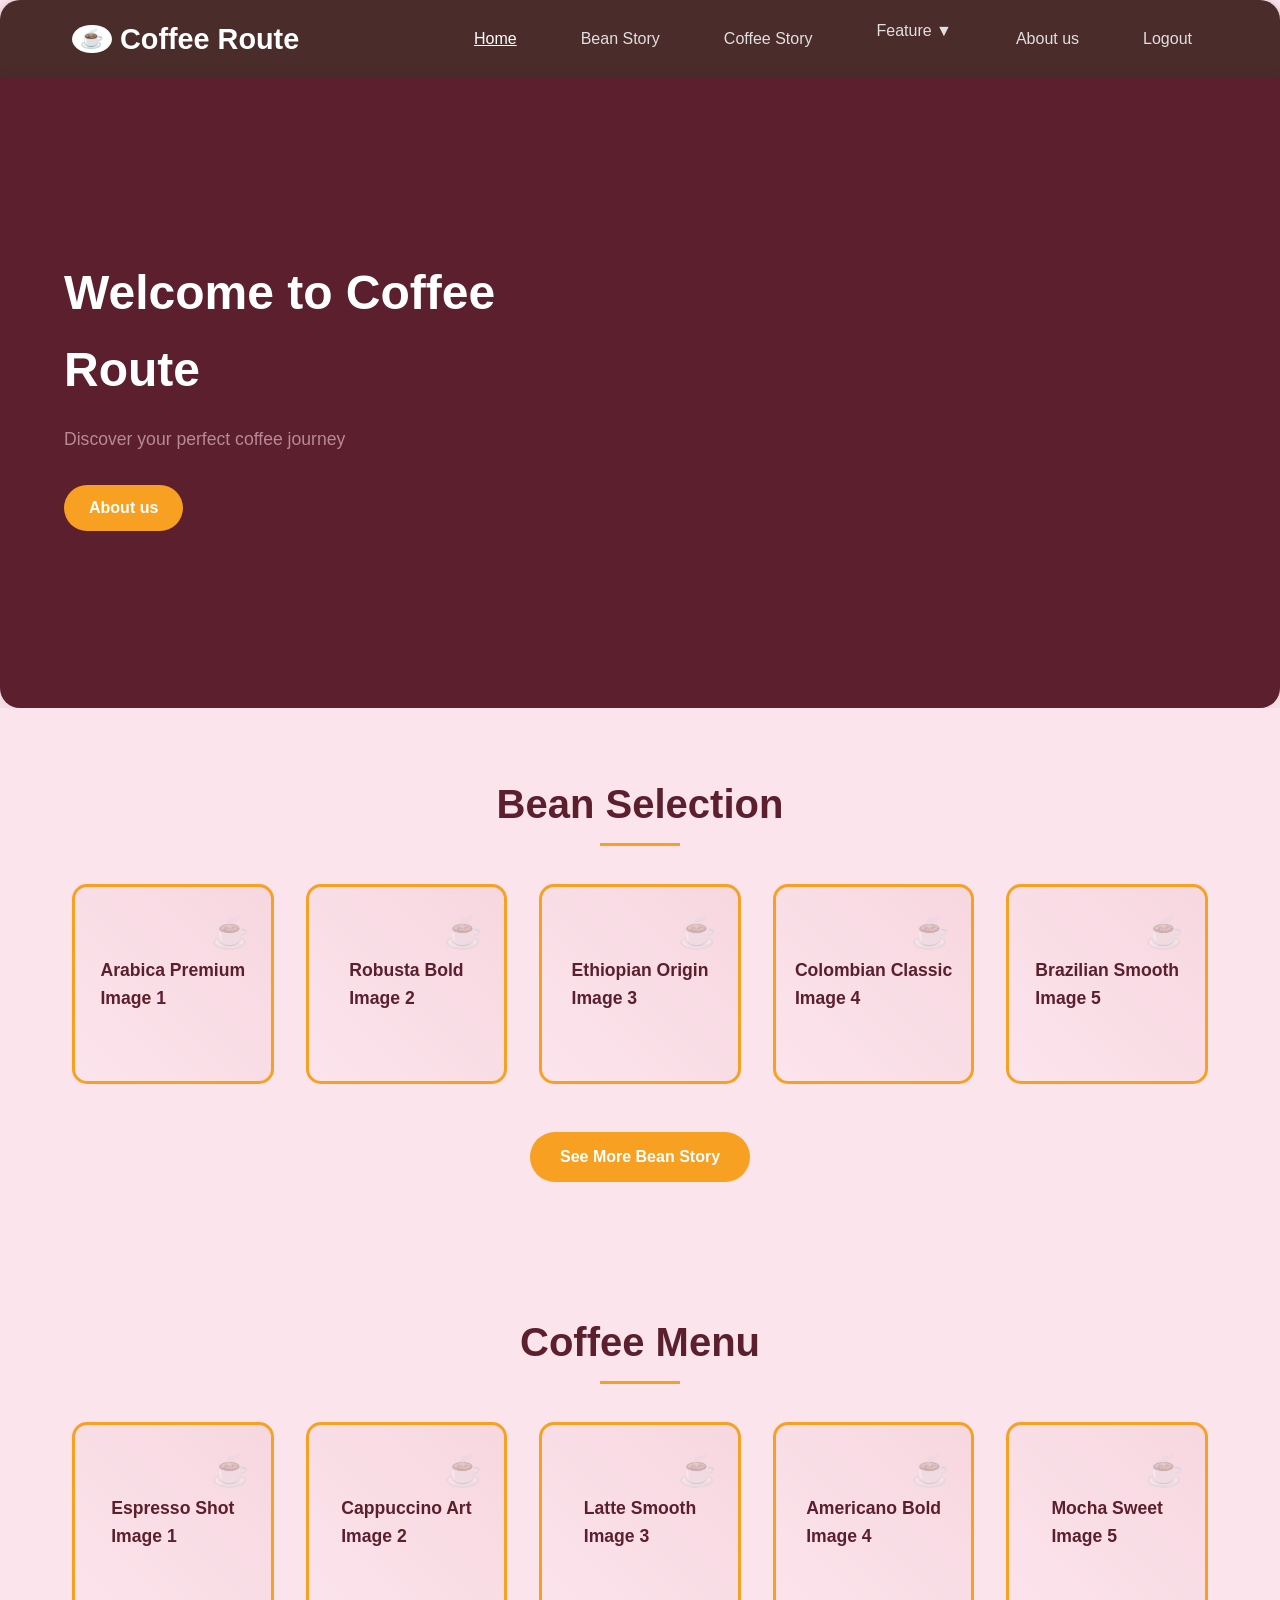
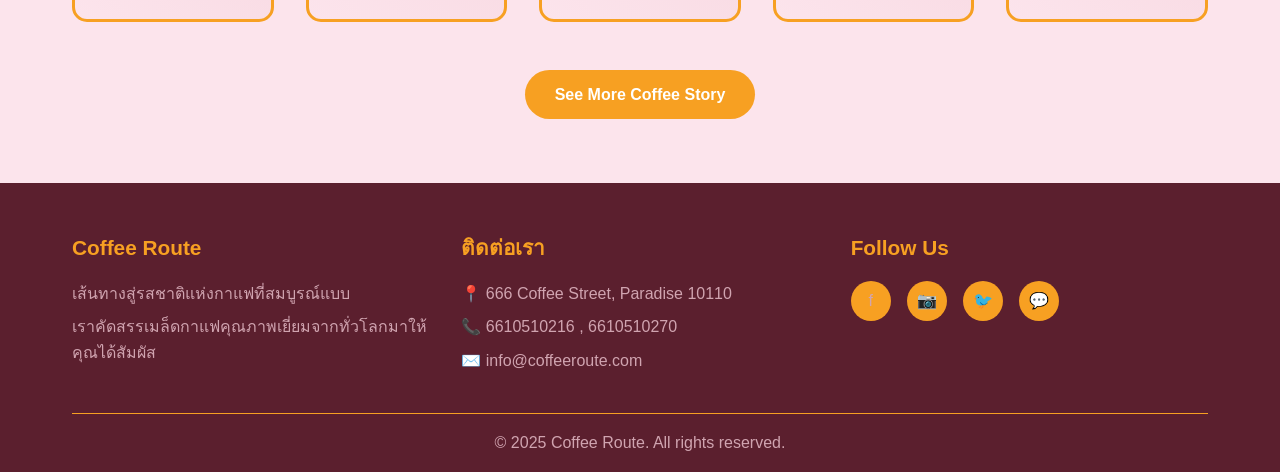
<file: index.html>
<!DOCTYPE html>
<html lang="th">
<head>
    <meta charset="UTF-8">
    <meta name="viewport" content="width=device-width, initial-scale=1.0">
    <title>Coffee Route - Home</title>
    <link rel="stylesheet" href="css/home.css">
</head>
<body>
    <!-- Header -->
    <header class="header">
        <div class="header-container">
            <a href="#" class="logo">Coffee Route</a>
            <button class="mobile-menu-btn" onclick="toggleMenu()">☰</button>
            <nav class="nav" id="nav">
                <a href="#" class="active">Home</a>
                <a href="bean-story1.html">Bean Story</a>
                <a href="coffee-story1.html">Coffee Story</a>
                <div class="dropdown">
                    <a href="#" class="dropbtn">Feature ▼</a>
                    <div class="dropdown-content">
                        <a href="what-should-i-drink.html">What should I drink ?</a>
                        <a href="diary.html">Dairy</a>
                    </div>
                </div>
                <a href="About-us.html">About us</a>
                <a href="Login Page.html">Logout</a>
            </nav>
        </div>
    </header>

    <!-- Main Content -->
    <main class="main">
        <!-- Hero Section -->
        <section class="hero">
            <div class="hero-content">
                <h1>Welcome to Coffee Route</h1>
                <p>Discover your perfect coffee journey</p>
                <a href="About-us.html" class="cta-button">About us</a>
            </div>
        </section>

        <!-- Bean Selection Category -->
        <section class="category-section">
            <div class="container">
                <h2 class="section-title">Bean Selection</h2>
                <div class="image-grid">
                    <div class="image-placeholder">
                        <span>Arabica Premium<br>Image 1</span>
                    </div>
                    <div class="image-placeholder">
                        <span>Robusta Bold<br>Image 2</span>
                    </div>
                    <div class="image-placeholder">
                        <span>Ethiopian Origin<br>Image 3</span>
                    </div>
                    <div class="image-placeholder">
                        <span>Colombian Classic<br>Image 4</span>
                    </div>
                    <div class="image-placeholder">
                        <span>Brazilian Smooth<br>Image 5</span>
                    </div>
                </div>
                <a href="bean-story1.html" class="more-button">See More Bean Story</a>
            </div>
        </section>

        <!-- Coffee Menu Category -->
        <section class="category-section">
            <div class="container">
                <h2 class="section-title">Coffee Menu</h2>
                <div class="image-grid">
                    <div class="image-placeholder">
                        <span>Espresso Shot<br>Image 1</span>
                    </div>
                    <div class="image-placeholder">
                        <span>Cappuccino Art<br>Image 2</span>
                    </div>
                    <div class="image-placeholder">
                        <span>Latte Smooth<br>Image 3</span>
                    </div>
                    <div class="image-placeholder">
                        <span>Americano Bold<br>Image 4</span>
                    </div>
                    <div class="image-placeholder">
                        <span>Mocha Sweet<br>Image 5</span>
                    </div>
                </div>
                <a href="coffee-story1.html" class="more-button">See More Coffee Story</a>
            </div>
        </section>
    </main>

    <!-- Footer -->
    <footer class="footer">
        <div class="container">
            <div class="footer-content">
                <div class="footer-section">
                    <h3>Coffee Route</h3>
                    <p>เส้นทางสู่รสชาติแห่งกาแฟที่สมบูรณ์แบบ</p>
                    <p>เราคัดสรรเมล็ดกาแฟคุณภาพเยี่ยมจากทั่วโลกมาให้คุณได้สัมผัส</p>
                </div>
                
                <div class="footer-section">
                    <h3>ติดต่อเรา</h3>
                    <p>📍 666 Coffee Street, Paradise 10110</p>
                    <p>📞 6610510216 , 6610510270 </p>
                    <p>✉️ info@coffeeroute.com</p>
                </div>
                
                <div class="footer-section">
                    <h3>Follow Us</h3>
                    <div class="social-links">
                        <a href="#" title="Facebook">f</a>
                        <a href="#" title="Instagram">📷</a>
                        <a href="#" title="Twitter">🐦</a>
                        <a href="#" title="Line">💬</a>
                    </div>
                </div>
            </div>
            
            <div class="footer-bottom">
                <p>© 2025 Coffee Route. All rights reserved.</p>
            </div>
        </div>
    </footer>

    <script>
        // Mobile menu toggle
        function toggleMenu() {
            const nav = document.getElementById('nav');
            nav.classList.toggle('active');
        }

        // Smooth scrolling for anchor links
        document.querySelectorAll('a[href^="#"]').forEach(anchor => {
            anchor.addEventListener('click', function (e) {
                e.preventDefault();
                const target = document.querySelector(this.getAttribute('href'));
                if (target) {
                    target.scrollIntoView({
                        behavior: 'smooth'
                    });
                }
            });
        });

        // Header background change on scroll
        window.addEventListener('scroll', function() {
            const header = document.querySelector('.header');
            if (window.scrollY > 100) {
                header.style.background = 'rgba(74, 44, 42, 0.95)';
            } else {
                header.style.background = '#4A2C2A';
            }
        });

        // Add loading animation to image placeholders
        document.querySelectorAll('.image-placeholder').forEach((placeholder, index) => {
            placeholder.style.animationDelay = `${index * 0.1}s`;
            placeholder.style.animation = 'fadeInUp 0.6s ease-out forwards';
        });
    </script>
</body>
</html>
</file>
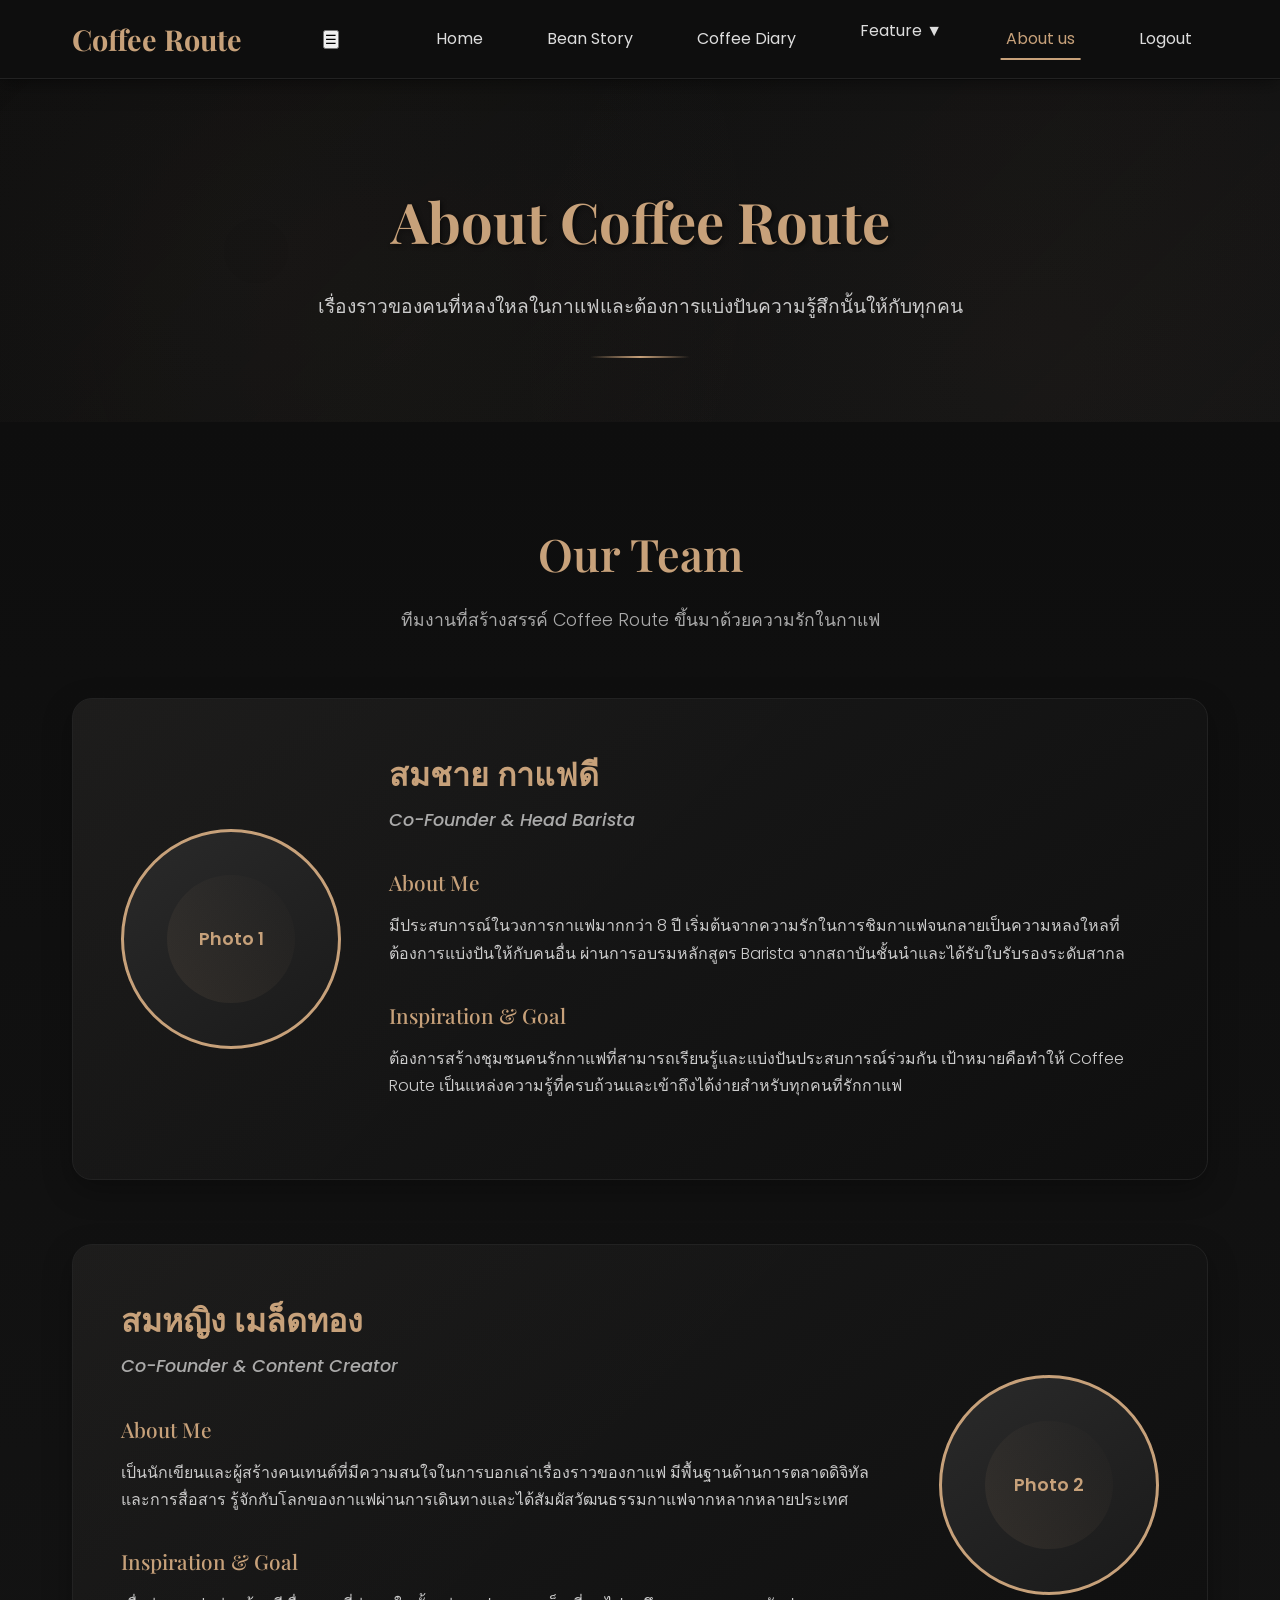
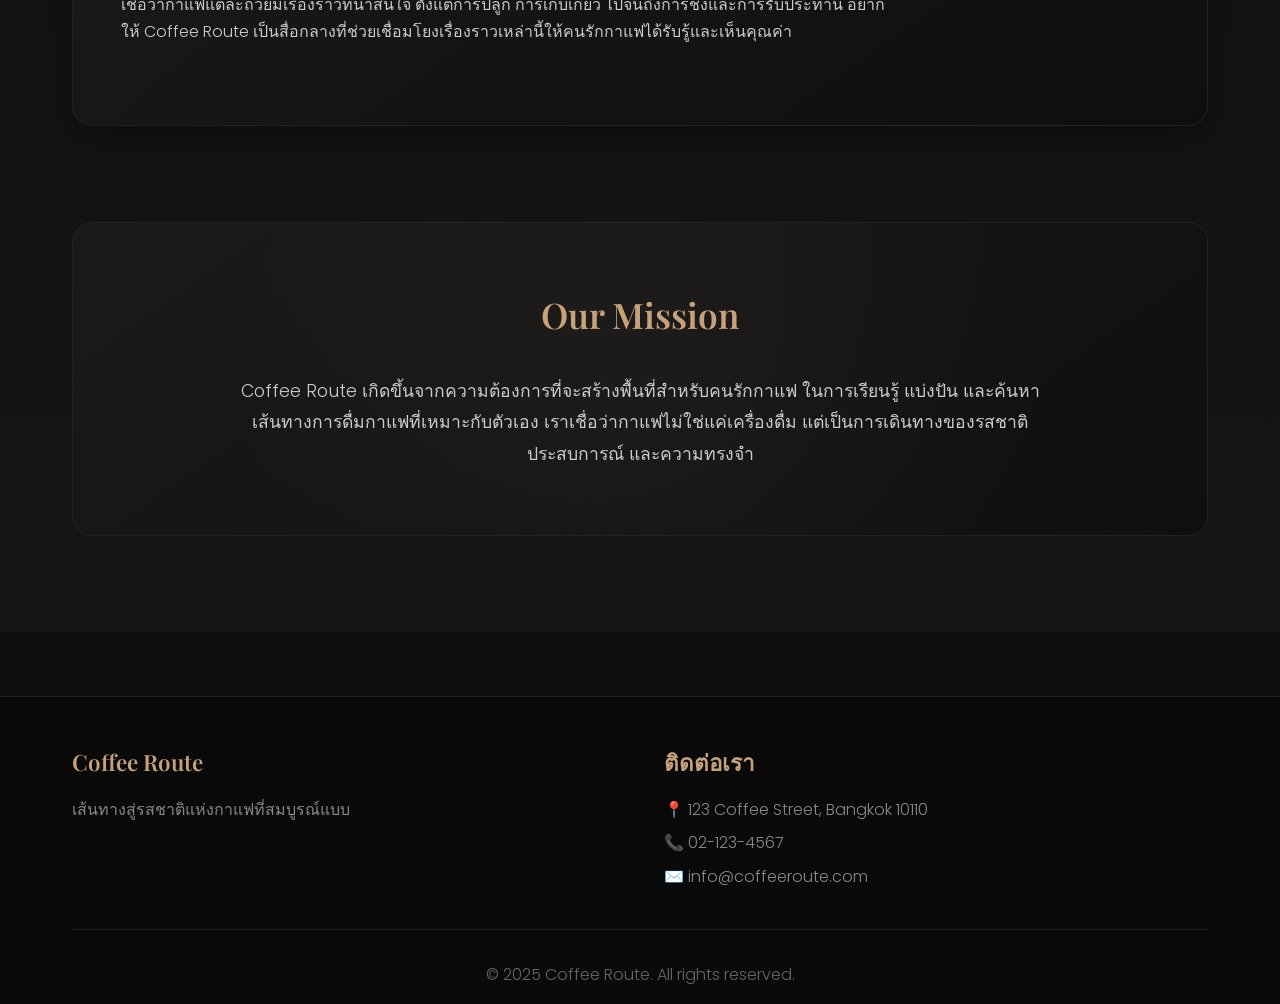
<file: About-us.html>
<!DOCTYPE html>
<html lang="th">
<head>
    <meta charset="UTF-8">
    <meta name="viewport" content="width=device-width, initial-scale=1.0">
    <title>Coffee Route - About Us</title>
    
    <!-- Google Fonts -->
    <link rel="preconnect" href="https://fonts.googleapis.com">
    <link rel="preconnect" href="https://fonts.gstatic.com" crossorigin>
    <link href="https://fonts.googleapis.com/css2?family=Playfair+Display:wght@400;500;600;700&family=Poppins:wght@300;400;500;600&display=swap" rel="stylesheet">
    
    <!-- CSS -->
    <link rel="stylesheet" href="css/About.css">
</head>
<body>
    <!-- Header -->
    <header class="header">
        <div class="header-container">
            <a href="index.html" class="logo">Coffee Route</a>
            <button class="mobile-menu-btn" onclick="toggleMenu()">☰</button>
            <nav class="nav" id="nav" role="navigation">
                <a href="index.html">Home</a>
                <a href="bean-story1.html">Bean Story</a>
                <a href="coffee-story1.html">Coffee Diary</a>
                <div class="dropdown">
                    <a href="#" class="dropbtn">Feature ▼</a>
                    <div class="dropdown-content">
                        <a href="what-should-i-drink.html">What should I drink ?</a>
                        <a href="diary.html">Dairy</a>
                    </div>
                </div>
                <a href="About-us.html"  class="active" >About us</a>
                <a href="Login Page.html">Logout</a>
            </nav>
        </div>
    </header>

    <main class="main">
        <!-- Hero Section -->
        <section class="hero">
            <div class="hero-content">
                <h1>About Coffee Route</h1>
                <p>เรื่องราวของคนที่หลงใหลในกาแฟและต้องการแบ่งปันความรู้สึกนั้นให้กับทุกคน</p>
                <div class="hero-divider"></div>
            </div>
        </section>

        <!-- Team Section -->
        <section class="team-section">
            <div class="container">
                <h2 class="section-title">Our Team</h2>
                <p class="section-subtitle">ทีมงานที่สร้างสรรค์ Coffee Route ขึ้นมาด้วยความรักในกาแฟ</p>

                <div class="team-cards">
                    <!-- Team Member 1 -->
                    <article class="member-card" role="article">
                        <div class="member-image">
                            <!-- TODO: Replace with real profile image -->
                            <!-- <img src="assets/images/member1.jpg" alt="Profile photo of team member 1"> -->
                            <div class="img-placeholder" aria-label="Profile photo placeholder 1">
                                <span>Photo 1</span>
                            </div>
                        </div>
                        <div class="member-info">
                            <h3 class="member-name">สมชาย กาแฟดี</h3>
                            <p class="member-position">Co-Founder & Head Barista</p>
                            
                            <div class="member-section">
                                <h4>About Me</h4>
                                <p><!-- TODO: Replace with real biography -->
                                มีประสบการณ์ในวงการกาแฟมากกว่า 8 ปี เริ่มต้นจากความรักในการชิมกาแฟจนกลายเป็นความหลงใหลที่ต้องการแบ่งปันให้กับคนอื่น ผ่านการอบรมหลักสูตร Barista จากสถาบันชั้นนำและได้รับใบรับรองระดับสากล
                                </p>
                            </div>
                            
                            <div class="member-section">
                                <h4>Inspiration & Goal</h4>
                                <p><!-- TODO: Replace with real inspiration -->
                                ต้องการสร้างชุมชนคนรักกาแฟที่สามารถเรียนรู้และแบ่งปันประสบการณ์ร่วมกัน เป้าหมายคือทำให้ Coffee Route เป็นแหล่งความรู้ที่ครบถ้วนและเข้าถึงได้ง่ายสำหรับทุกคนที่รักกาแฟ
                                </p>
                            </div>
                        </div>
                    </article>

                    <!-- Team Member 2 -->
                    <article class="member-card" role="article">
                        <div class="member-image">
                            <!-- TODO: Replace with real profile image -->
                            <!-- <img src="assets/images/member2.jpg" alt="Profile photo of team member 2"> -->
                            <div class="img-placeholder" aria-label="Profile photo placeholder 2">
                                <span>Photo 2</span>
                            </div>
                        </div>
                        <div class="member-info">
                            <h3 class="member-name">สมหญิง เมล็ดทอง</h3>
                            <p class="member-position">Co-Founder & Content Creator</p>
                            
                            <div class="member-section">
                                <h4>About Me</h4>
                                <p><!-- TODO: Replace with real biography -->
                                เป็นนักเขียนและผู้สร้างคนเทนต์ที่มีความสนใจในการบอกเล่าเรื่องราวของกาแฟ มีพื้นฐานด้านการตลาดดิจิทัลและการสื่อสาร รู้จักกับโลกของกาแฟผ่านการเดินทางและได้สัมผัสวัฒนธรรมกาแฟจากหลากหลายประเทศ
                                </p>
                            </div>
                            
                            <div class="member-section">
                                <h4>Inspiration & Goal</h4>
                                <p><!-- TODO: Replace with real inspiration -->
                                เชื่อว่ากาแฟแต่ละถ้วยมีเรื่องราวที่น่าสนใจ ตั้งแต่การปลูก การเก็บเกี่ยว ไปจนถึงการชงและการรับประทาน อยากให้ Coffee Route เป็นสื่อกลางที่ช่วยเชื่อมโยงเรื่องราวเหล่านี้ให้คนรักกาแฟได้รับรู้และเห็นคุณค่า
                                </p>
                            </div>
                        </div>
                    </article>
                </div>

                <!-- Mission Section -->
                <div class="mission-section">
                    <h3 class="mission-title">Our Mission</h3>
                    <p class="mission-text">
                        Coffee Route เกิดขึ้นจากความต้องการที่จะสร้างพื้นที่สำหรับคนรักกาแฟ 
                        ในการเรียนรู้ แบ่งปัน และค้นหาเส้นทางการดื่มกาแฟที่เหมาะกับตัวเอง 
                        เราเชื่อว่ากาแฟไม่ใช่แค่เครื่องดื่ม แต่เป็นการเดินทางของรสชาติ ประสบการณ์ และความทรงจำ
                    </p>
                </div>
            </div>
        </section>
    </main>

    <!-- Footer -->
    <footer class="footer">
        <div class="container">
            <div class="footer-content">
                <div class="footer-section">
                    <h3>Coffee Route</h3>
                    <p>เส้นทางสู่รสชาติแห่งกาแฟที่สมบูรณ์แบบ</p>
                </div>
                
                <div class="footer-section">
                    <h3>ติดต่อเรา</h3>
                    <p>📍 123 Coffee Street, Bangkok 10110</p>
                    <p>📞 02-123-4567</p>
                    <p>✉️ info@coffeeroute.com</p>
                </div>
            </div>
            
            <div class="footer-bottom">
                <p>© 2025 Coffee Route. All rights reserved.</p>
            </div>
        </div>
    </footer>
     <script>
        // เปิด/ปิดเมนูบนมือถือ (ใช้ id="nav")
        function toggleMenu() {
            const nav = document.getElementById('nav');
            if (!nav) return;
            nav.classList.toggle('active'); // ต้องมี CSS สำหรับ .nav.active เพื่อแสดงเมนูบนมือถือ
        }

    </script>
</body>
</html>
</file>
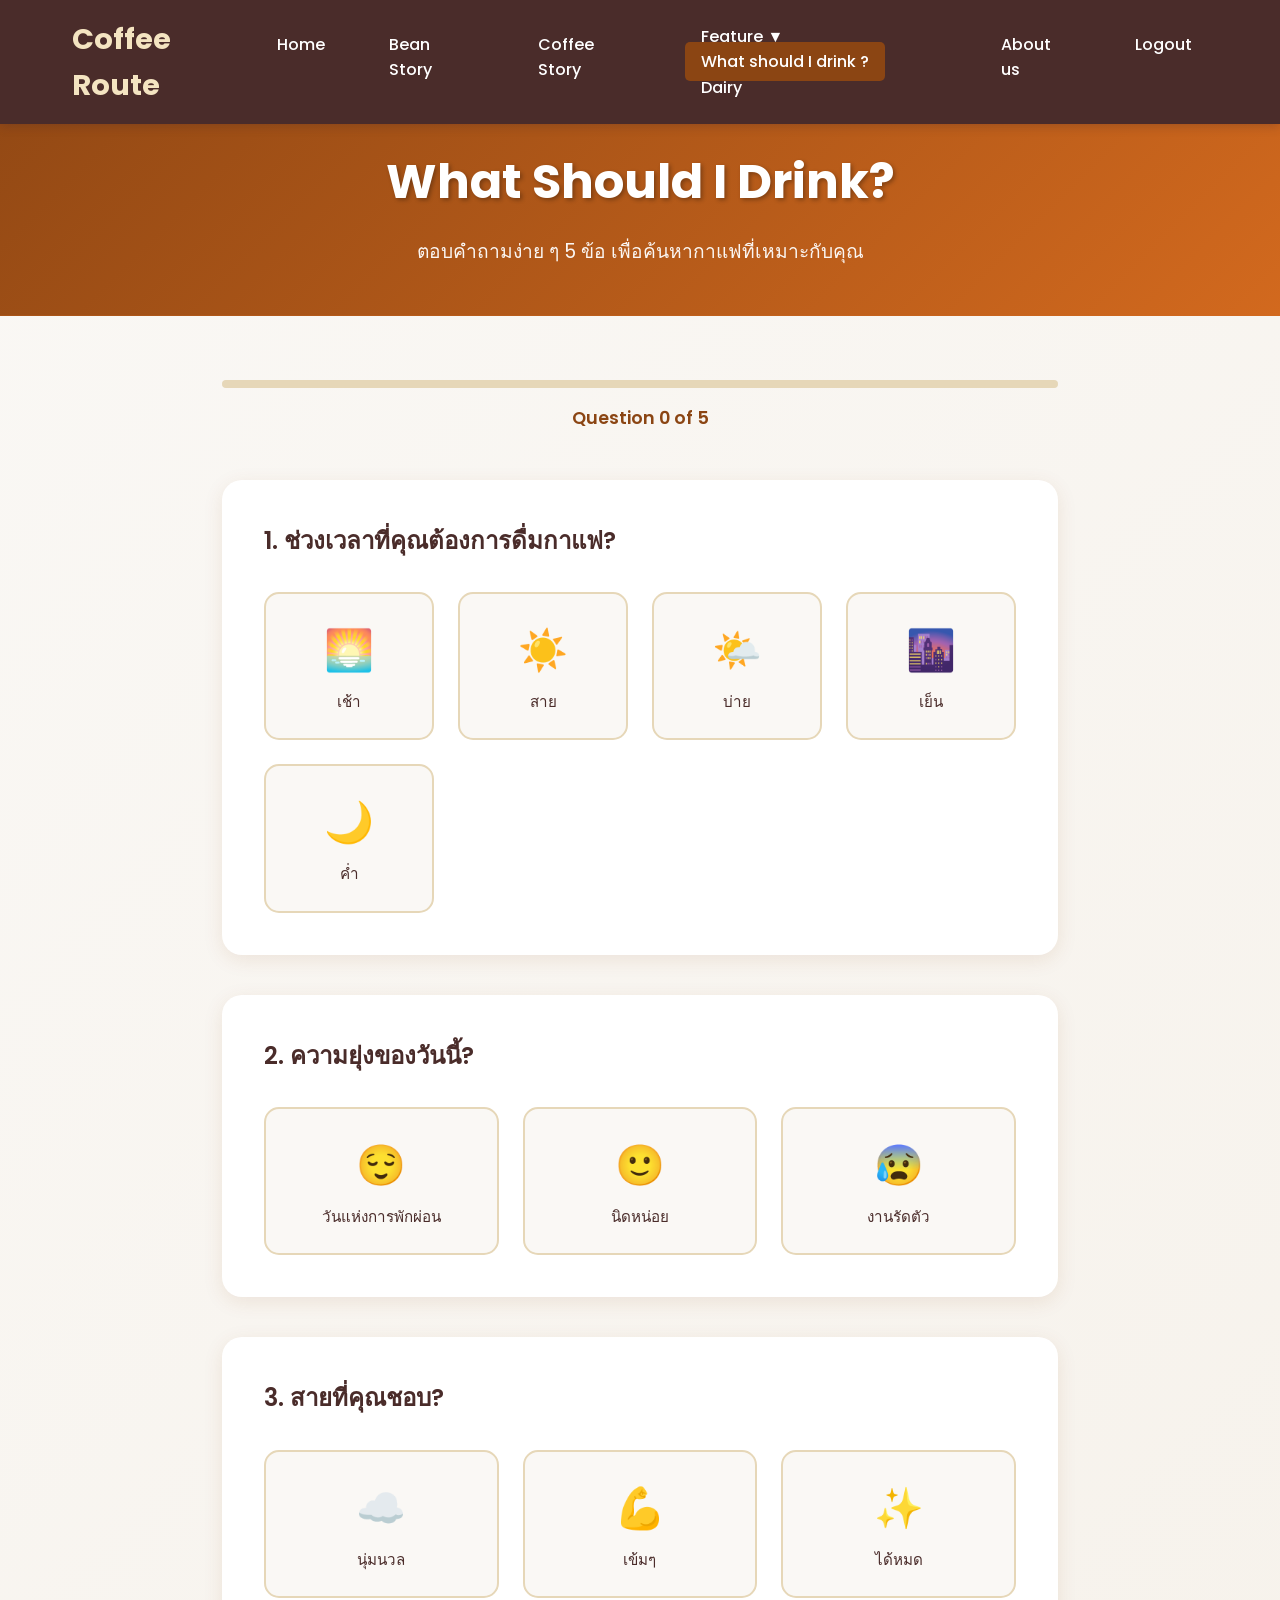
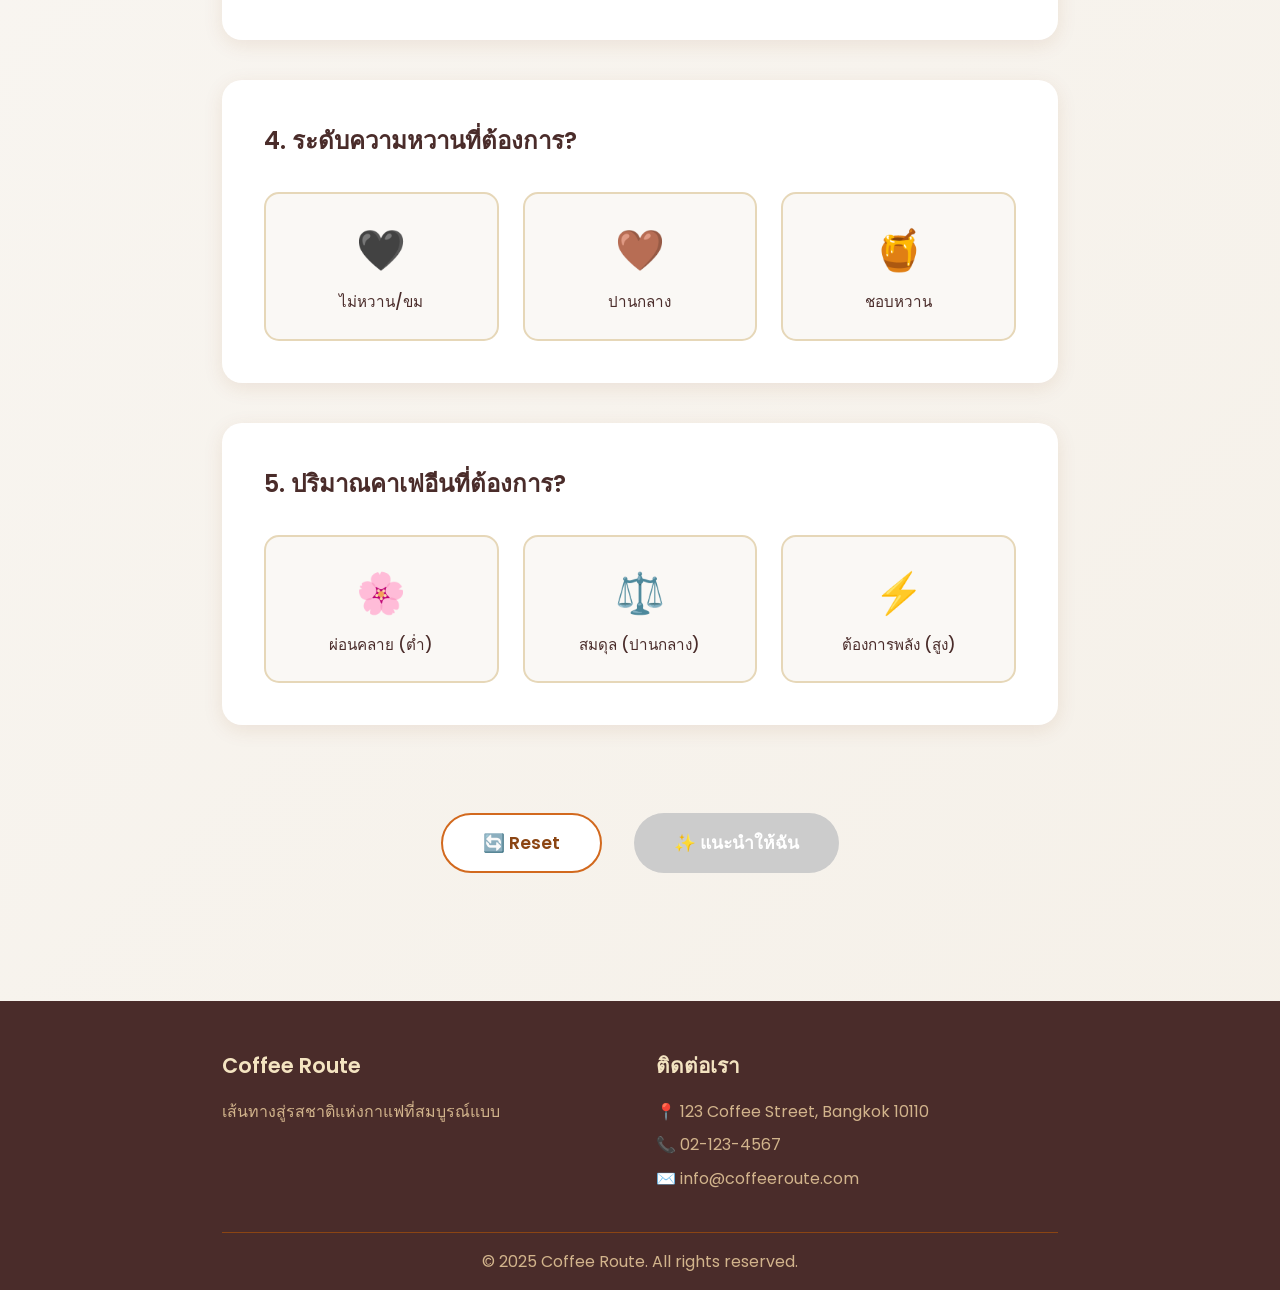
<file: drink-result.html>
<!DOCTYPE html>
<html lang="th">
<head>
    <meta charset="UTF-8">
    <meta name="viewport" content="width=device-width, initial-scale=1.0">
    <title>Coffee Route - Your Perfect Match</title>
    
    <!-- Google Fonts -->
    <link rel="preconnect" href="https://fonts.googleapis.com">
    <link rel="preconnect" href="https://fonts.gstatic.com" crossorigin>
    <link href="https://fonts.googleapis.com/css2?family=Poppins:wght@300;400;500;600;700&display=swap" rel="stylesheet">
    
    <!-- CSS -->
    <link rel="stylesheet" href="css/drink-result.css">
</head>
<body>
    <!-- Header -->
    <header class="header">
        <div class="header-container">
            <a href="index.html" class="logo">Coffee Route</a>
            <button class="mobile-menu-btn" onclick="toggleMenu()">☰</button>
            <nav class="nav" id="nav">
                <a href="#" class="active">Home</a>
                <a href="bean-story1.html">Bean Story</a>
                <a href="coffee-story1.html">Coffee Story</a>
                <div class="dropdown">
                    <a href="#" class="dropbtn">Feature ▼</a>
                    <div class="dropdown-content">
                        <a href="what-should-i-drink.html">What should I drink ?</a>
                        <a href="diary.html">Dairy</a>
                    </div>
                </div>
                <a href="About-us.html">About us</a>
                <a href="Login Page.html">Logout</a>
            </nav>
        </div>
    </header>

    <main class="main">
        <!-- Hero Section -->
        <section class="hero">
            <div class="hero-content">
                <h1>☕ Your Perfect Match!</h1>
                <p>เราพบกาแฟที่เหมาะกับคุณแล้ว</p>
            </div>
        </section>

        <!-- Results Section -->
        <section class="results-section">
            <div class="container">
                <!-- Top Recommendation -->
                <div class="top-result" id="topResult">
                    <!-- Will be populated by JavaScript -->
                    <div class="loading">กำลังคำนวณผลลัพธ์...</div>
                </div>

                <!-- Alternative Recommendations -->
                <div class="alternatives-section" id="alternativesSection" style="display: none;">
                    <h2 class="section-title">ตัวเลือกอื่นที่แนะนำ</h2>
                    <div class="alternatives-grid" id="alternativesGrid">
                        <!-- Will be populated by JavaScript -->
                    </div>
                </div>

                <!-- Action Buttons -->
                <div class="action-buttons">
                    <a href="what-should-i-drink.html" class="btn btn-retry" id="retryBtn">
                        🔄 ลองอีกครั้ง
                    </a>
                    <a href="index.html" class="btn btn-home">
                        🏠 กลับหน้าหลัก
                    </a>
                </div>
            </div>
        </section>
    </main>

    <!-- Footer -->
    <footer class="footer">
        <div class="container">
            <div class="footer-content">
                <div class="footer-section">
                    <h3>Coffee Route</h3>
                    <p>เส้นทางสู่รสชาติแห่งกาแฟที่สมบูรณ์แบบ</p>
                </div>
                
                <div class="footer-section">
                    <h3>ติดต่อเรา</h3>
                    <p>📍 123 Coffee Street, Bangkok 10110</p>
                    <p>📞 02-123-4567</p>
                    <p>✉️ info@coffeeroute.com</p>
                </div>
            </div>
            
            <div class="footer-bottom">
                <p>© 2025 Coffee Route. All rights reserved.</p>
            </div>
        </div>
    </footer>
    <script>
        // เปิด/ปิดเมนูบนมือถือ (ใช้ id="nav")
        function toggleMenu() {
            const nav = document.getElementById('nav');
            if (!nav) return;
            nav.classList.toggle('active'); // ต้องมี CSS สำหรับ .nav.active เพื่อแสดงเมนูบนมือถือ
        }
    </script>

    <script src="drink-result.js"></script>
</body>
</html>
</file>
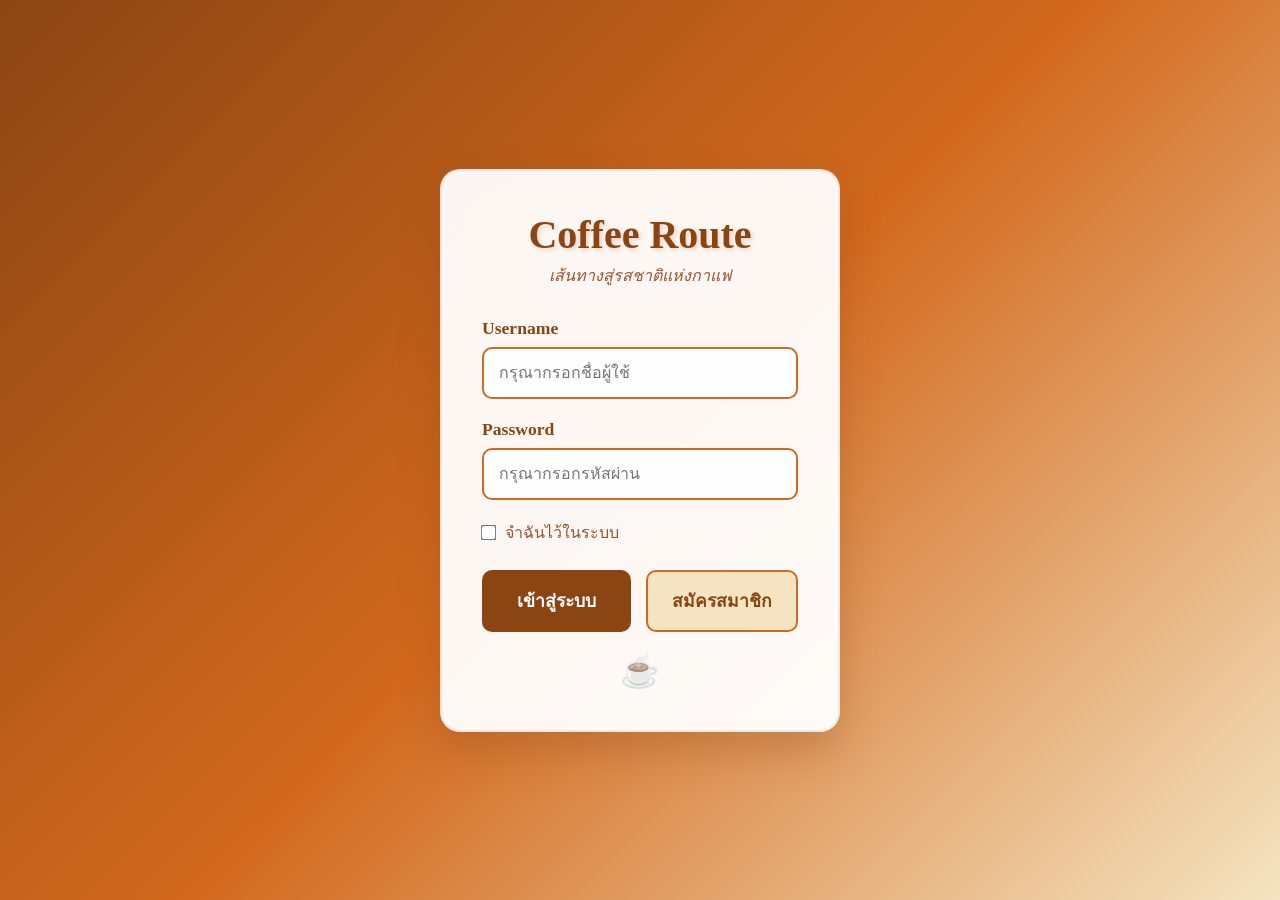
<file: Login Page.html>
<!DOCTYPE html>
<html lang="th">
<head>
    <meta charset="UTF-8">
    <meta name="viewport" content="width=device-width, initial-scale=1.0">
    <title>Coffee Route - Login</title>
    <link rel="stylesheet" href="css/login.css">
</head>
<body>
    <div class="login-container">
        <div class="logo">
            <h1>Coffee Route</h1>
            <p>เส้นทางสู่รสชาติแห่งกาแฟ</p>
        </div>

        <form id="loginForm">
            <div class="form-group">
                <label for="username">Username</label>
                <input type="text" id="username" name="username" required placeholder="กรุณากรอกชื่อผู้ใช้">
            </div>

            <div class="form-group">
                <label for="password">Password</label>
                <input type="password" id="password" name="password" required placeholder="กรุณากรอกรหัสผ่าน">
            </div>

            <div class="checkbox-group">
                <input type="checkbox" id="remember" name="remember">
                <label for="remember">จำฉันไว้ในระบบ</label>
            </div>

            <div class="button-group">
                
                <button type="submit" class="btn btn-login">เข้าสู่ระบบ</button>
                <a href="Register Page.html" class="btn btn-register">สมัครสมาชิก</a>
            </div>
        </form>

        <div class="coffee-decoration">
            ☕
        </div>
    </div>

    <script>
        document.getElementById("loginForm").addEventListener("submit", function(e) {
            e.preventDefault(); // ป้องกันการ reload หน้า

            const username = document.getElementById("username").value.trim();
            const password = document.getElementById("password").value.trim();

            if (!username || !password) {
                alert("กรุณากรอกชื่อผู้ใช้และรหัสผ่าน");
                return;
            }

            // ✅ ตรวจสอบ user และ pass
            if (username === "Admin01" && password === "admin") {
                window.location.href = "index.html"; // พาไปหน้า home
            } else {
                alert("ชื่อผู้ใช้หรือรหัสผ่านไม่ถูกต้อง");
            }
        });

        // Hover effect
        document.querySelectorAll(".btn").forEach(button => {
            button.addEventListener("mouseenter", function() {
                this.style.transform = "translateY(-2px)";
            });
            
            button.addEventListener("mouseleave", function() {
                this.style.transform = "translateY(0px)";
            });
        });
    </script>
</body>
</html>
</file>
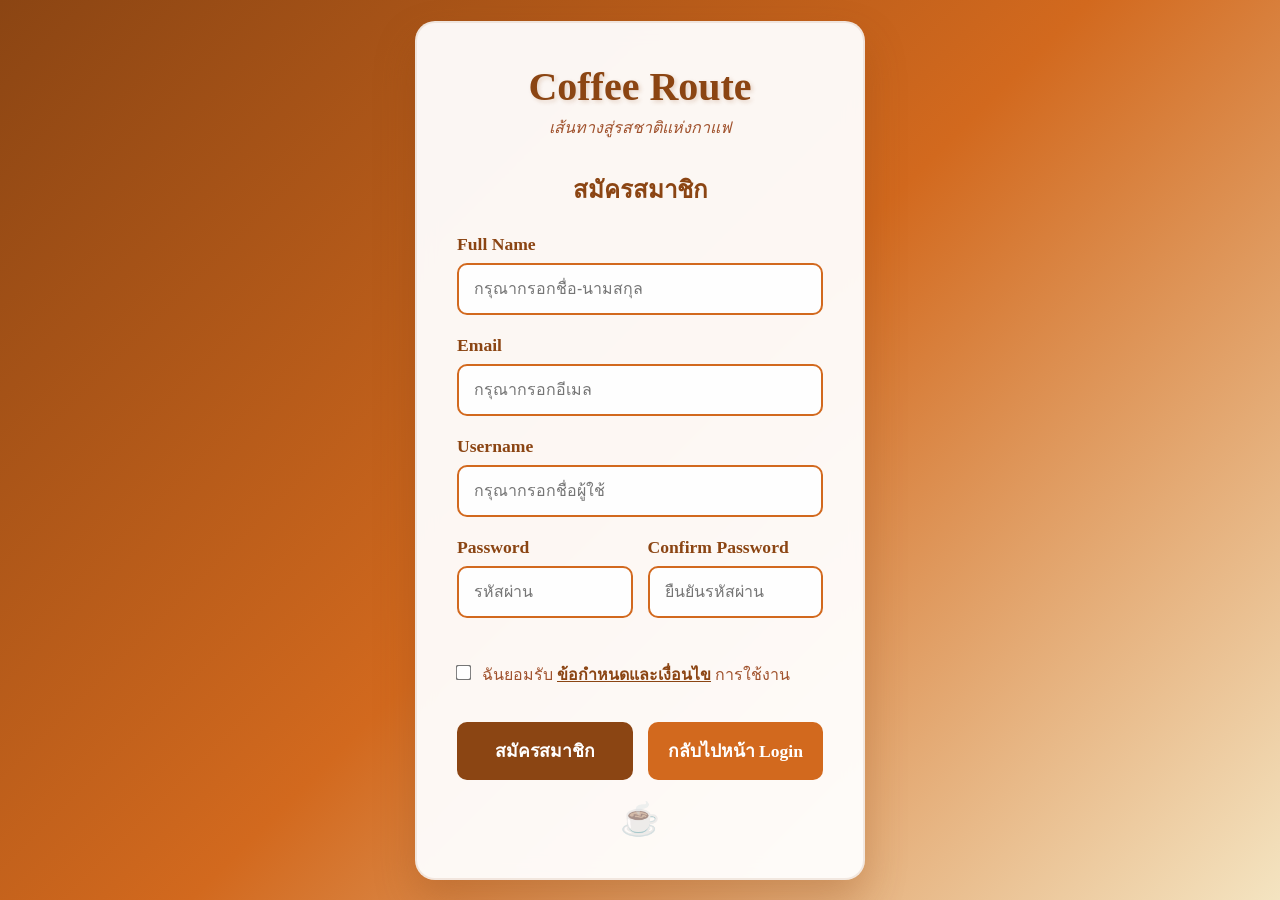
<file: Register Page.html>
<!DOCTYPE html>
<html lang="th">
<head>
    <meta charset="UTF-8">
    <meta name="viewport" content="width=device-width, initial-scale=1.0">
    <title>Coffee Route - Register</title>
    <link rel="stylesheet" href="css/register.css">
</head>
<body>
    <div class="register-container">
        <div class="logo">
            <h1>Coffee Route</h1>
            <p>เส้นทางสู่รสชาติแห่งกาแฟ</p>
        </div>

        <h2 class="form-title">สมัครสมาชิก</h2>

        <form id="registerForm">
            <div class="form-group">
                <label for="fullname">Full Name</label>
                <input type="text" id="fullname" name="fullname" required placeholder="กรุณากรอกชื่อ-นามสกุล" >
            </div>

            <div class="form-group">
                <label for="email">Email</label>
                <input type="email" id="email" name="email" required placeholder="กรุณากรอกอีเมล">
            </div>

            <div class="form-group">
                <label for="username">Username</label>
                <input type="text" id="username" name="username" required placeholder="กรุณากรอกชื่อผู้ใช้">
            </div>

            <div class="form-row">
                <div class="form-group">
                    <label for="password">Password</label>
                    <input type="password" id="password" name="password" required placeholder="รหัสผ่าน">
                    <div id="passwordStrength" class="password-strength"></div>
                </div>

                <div class="form-group">
                    <label for="confirmPassword">Confirm Password</label>
                    <input type="password" id="confirmPassword" name="confirmPassword" required placeholder="ยืนยันรหัสผ่าน">
                    <div id="passwordMatch" class="password-strength"></div>
                </div>
            </div>

            <div class="checkbox-group">
                <input type="checkbox" id="terms" name="terms" required>
                <label for="terms">
                    ฉันยอมรับ <a href="#" onclick="alert('Terms & Conditions page')">ข้อกำหนดและเงื่อนไข</a> การใช้งาน
                </label>
            </div>

            <div class="button-group">
                <a href="Login Page.html" class="btn btn-register" id="registerBtn">สมัครสมาชิก</a>
                <a href="Login Page.html" class="btn btn-back">กลับไปหน้า Login</a>
            </div>
        </form>

        <div class="coffee-decoration">
            ☕
        </div>
    </div>

    <script>
        // Password strength checker
        document.getElementById('password').addEventListener('input', function() {
            const password = this.value;
            const strengthDiv = document.getElementById('passwordStrength');
            
            if (password.length === 0) {
                strengthDiv.textContent = '';
                return;
            }
            
            let strength = 0;
            if (password.length >= 8) strength++;
            if (/[A-Z]/.test(password)) strength++;
            if (/[0-9]/.test(password)) strength++;
            if (/[^A-Za-z0-9]/.test(password)) strength++;
            
            switch(strength) {
                case 0:
                case 1:
                    strengthDiv.textContent = 'รหัสผ่านไม่ปลอดภัย';
                    strengthDiv.className = 'password-strength strength-weak';
                    break;
                case 2:
                case 3:
                    strengthDiv.textContent = 'รหัสผ่านปานกลาง';
                    strengthDiv.className = 'password-strength strength-medium';
                    break;
                case 4:
                    strengthDiv.textContent = 'รหัสผ่านแข็งแรง';
                    strengthDiv.className = 'password-strength strength-strong';
                    break;
            }
            
            checkPasswordMatch();
        });

        // Password match checker
        function checkPasswordMatch() {
            const password = document.getElementById('password').value;
            const confirmPassword = document.getElementById('confirmPassword').value;
            const matchDiv = document.getElementById('passwordMatch');
            
            if (confirmPassword.length === 0) {
                matchDiv.textContent = '';
                return;
            }
            
            if (password === confirmPassword) {
                matchDiv.textContent = 'รหัสผ่านตรงกัน ✓';
                matchDiv.className = 'password-strength strength-strong';
            } else {
                matchDiv.textContent = 'รหัสผ่านไม่ตรงกัน';
                matchDiv.className = 'password-strength strength-weak';
            }
        }

        document.getElementById('confirmPassword').addEventListener('input', checkPasswordMatch);

        // Form validation
        document.getElementById('registerBtn').addEventListener('click', function(e) {
            const form = document.getElementById('registerForm');
            const inputs = form.querySelectorAll('input[required]');
            let isValid = true;
            
            // Check all required fields
            inputs.forEach(input => {
                if (!input.value.trim()) {
                    input.classList.add('invalid');
                    isValid = false;
                } else {
                    input.classList.remove('invalid');
                    input.classList.add('valid');
                }
            });
            
            // Check email format
            const email = document.getElementById('email');
            const emailRegex = /^[^\s@]+@[^\s@]+\.[^\s@]+$/;
            if (email.value && !emailRegex.test(email.value)) {
                email.classList.add('invalid');
                isValid = false;
            }
            
            // Check password match
            const password = document.getElementById('password').value;
            const confirmPassword = document.getElementById('confirmPassword').value;
            if (password !== confirmPassword) {
                document.getElementById('confirmPassword').classList.add('invalid');
                isValid = false;
            }
            
            // Check terms acceptance
            const terms = document.getElementById('terms');
            if (!terms.checked) {
                alert('กรุณายอมรับข้อกำหนดและเงื่อนไขการใช้งาน');
                isValid = false;
            }
            
            if (!isValid) {
                e.preventDefault();
                alert('กรุณากรอกข้อมูลให้ครบถ้วนและถูกต้อง');
                return false;
            }
            
            // If validation passes
            alert('สมัครสมาชิกสำเร็จ! กำลังนำคุณไปยังหน้า Login...');
            return true;
        });

        // Add hover effects for better UX
        document.querySelectorAll('.btn').forEach(button => {
            button.addEventListener('mouseenter', function() {
                this.style.transform = 'translateY(-2px)';
            });
            
            button.addEventListener('mouseleave', function() {
                this.style.transform = 'translateY(0px)';
            });
        });
    </script>
</body>
</html>
</file>
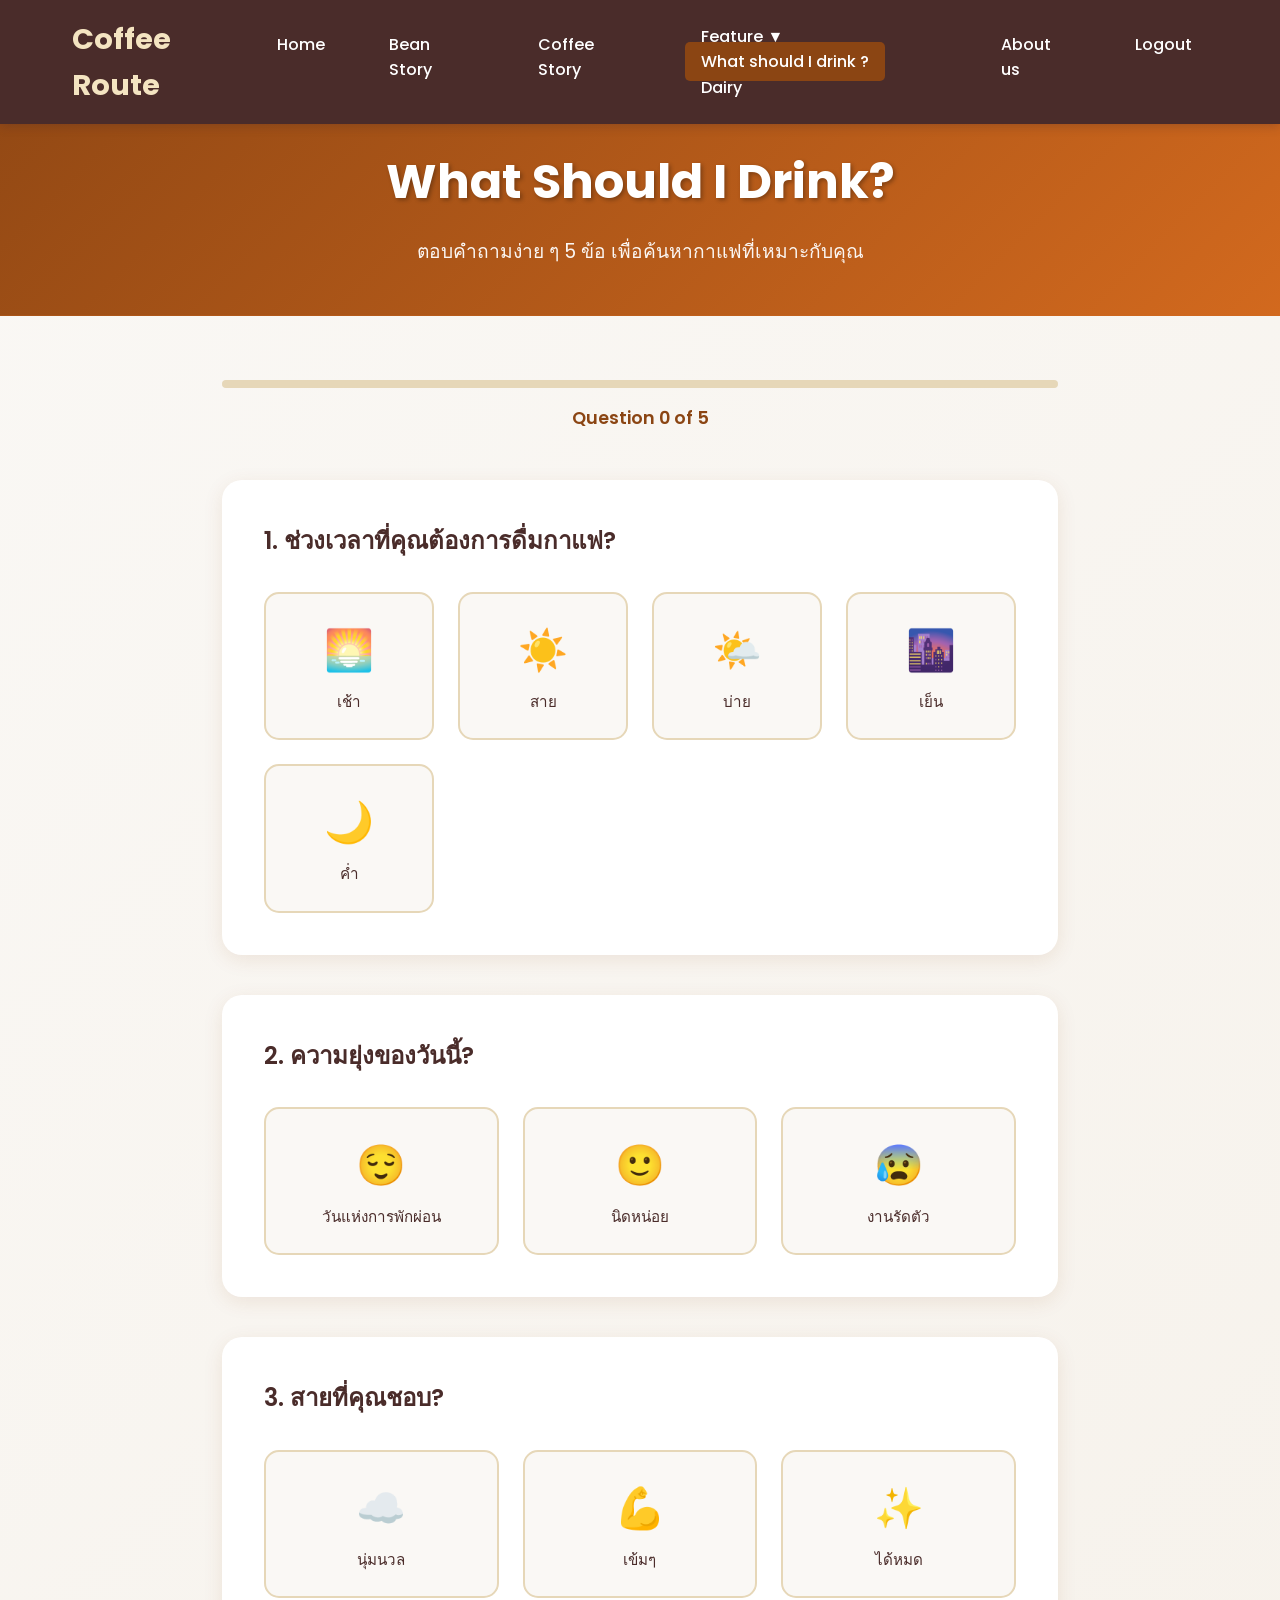
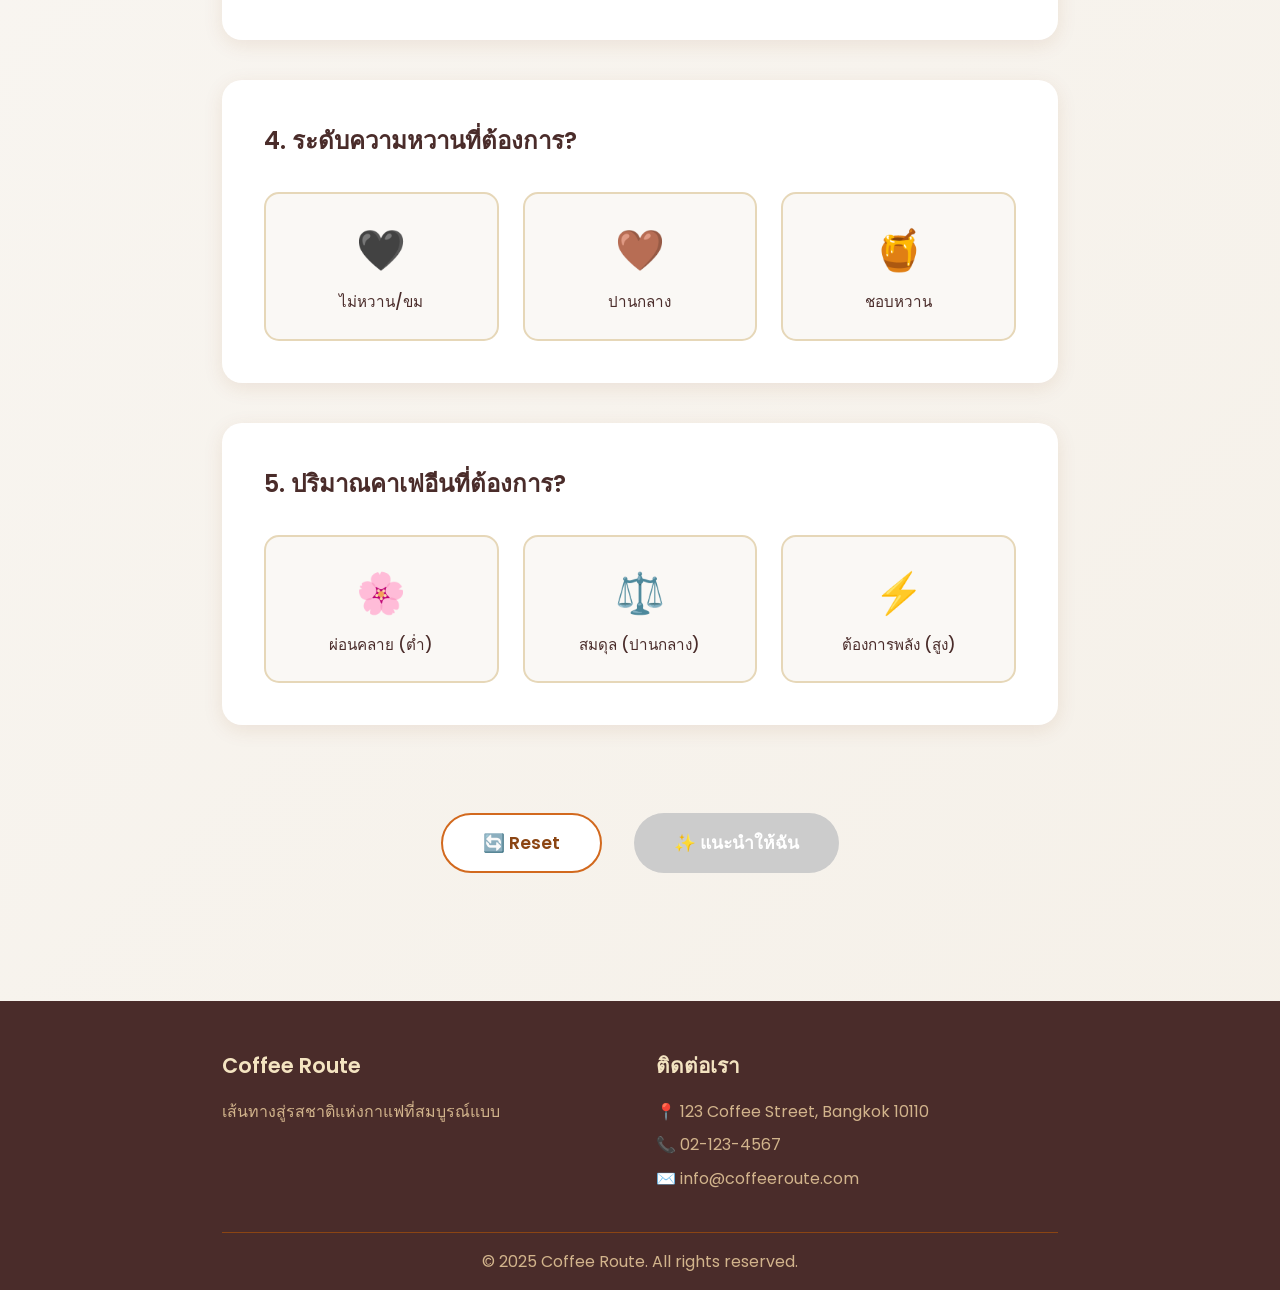
<file: what-should-i-drink.html>
<!DOCTYPE html>
<html lang="th">
<head>
    <meta charset="UTF-8">
    <meta name="viewport" content="width=device-width, initial-scale=1.0">
    <title>Coffee Route - What Should I Drink?</title>
    
    <!-- Google Fonts -->
    <link rel="preconnect" href="https://fonts.googleapis.com">
    <link rel="preconnect" href="https://fonts.gstatic.com" crossorigin>
    <link href="https://fonts.googleapis.com/css2?family=Poppins:wght@300;400;500;600;700&display=swap" rel="stylesheet">
    
    <!-- CSS -->
    <link rel="stylesheet" href="css/what-should-i-drink.css">
</head>
<body>
    <!-- Header -->
    <header class="header">
        <div class="header-container">
            <a href="index.html" class="logo">Coffee Route</a>
            <button class="mobile-menu-btn" onclick="toggleMenu()" aria-label="Toggle mobile menu">☰</button>
            <nav class="nav" id="nav">
                <a href="index.html">Home</a>
                <a href="bean-story1.html">Bean Story</a>
                <a href="coffee-story1.html">Coffee Story</a>
                <div class="dropdown">
                    <a href="#" class="dropbtn">Feature ▼</a>
                    <div class="dropdown-content">
                        <a href="what-should-i-drink.html"  class="active" >What should I drink ?</a>
                        <a href="diary.html">Dairy</a>
                    </div>
                </div>
                <a href="About-us.html">About us</a>
                <a href="Login Page.html">Logout</a>
            </nav>
        </div>
    </header>

    <main class="main">
        <!-- Hero Section -->
        <section class="hero">
            <div class="hero-content">
                <h1>What Should I Drink?</h1>
                <p>ตอบคำถามง่าย ๆ 5 ข้อ เพื่อค้นหากาแฟที่เหมาะกับคุณ</p>
            </div>
        </section>

        <!-- Quiz Section -->
        <section class="quiz-section">
            <div class="container">
                <!-- Progress Indicator -->
                <div class="progress-container">
                    <div class="progress-bar">
                        <div class="progress-fill" id="progressFill"></div>
                    </div>
                    <p class="progress-text" id="progressText">Question 0 of 5</p>
                </div>

                <!-- Quiz Form -->
                <form id="quizForm" class="quiz-form">
                    <!-- Question 1: Time of Day -->
                    <div class="question-card" data-question="1">
                        <h3 class="question-title">1. ช่วงเวลาที่คุณต้องการดื่มกาแฟ?</h3>
                        <div class="options-grid">
                            <label class="option-label">
                                <input type="radio" name="time" value="เช้า" required>
                                <span class="option-content">
                                    <span class="option-icon">🌅</span>
                                    <span class="option-text">เช้า</span>
                                </span>
                            </label>
                            <label class="option-label">
                                <input type="radio" name="time" value="สาย" required>
                                <span class="option-content">
                                    <span class="option-icon">☀️</span>
                                    <span class="option-text">สาย</span>
                                </span>
                            </label>
                            <label class="option-label">
                                <input type="radio" name="time" value="บ่าย" required>
                                <span class="option-content">
                                    <span class="option-icon">🌤️</span>
                                    <span class="option-text">บ่าย</span>
                                </span>
                            </label>
                            <label class="option-label">
                                <input type="radio" name="time" value="เย็น" required>
                                <span class="option-content">
                                    <span class="option-icon">🌆</span>
                                    <span class="option-text">เย็น</span>
                                </span>
                            </label>
                            <label class="option-label">
                                <input type="radio" name="time" value="ค่ำ" required>
                                <span class="option-content">
                                    <span class="option-icon">🌙</span>
                                    <span class="option-text">ค่ำ</span>
                                </span>
                            </label>
                        </div>
                    </div>

                    <!-- Question 2: Busyness -->
                    <div class="question-card" data-question="2">
                        <h3 class="question-title">2. ความยุ่งของวันนี้?</h3>
                        <div class="options-grid">
                            <label class="option-label">
                                <input type="radio" name="busyness" value="วันแห่งการพักผ่อน" required>
                                <span class="option-content">
                                    <span class="option-icon">😌</span>
                                    <span class="option-text">วันแห่งการพักผ่อน</span>
                                </span>
                            </label>
                            <label class="option-label">
                                <input type="radio" name="busyness" value="นิดหน่อย" required>
                                <span class="option-content">
                                    <span class="option-icon">🙂</span>
                                    <span class="option-text">นิดหน่อย</span>
                                </span>
                            </label>
                            <label class="option-label">
                                <input type="radio" name="busyness" value="งานรัดตัว" required>
                                <span class="option-content">
                                    <span class="option-icon">😰</span>
                                    <span class="option-text">งานรัดตัว</span>
                                </span>
                            </label>
                        </div>
                    </div>

                    <!-- Question 3: Taste Preference -->
                    <div class="question-card" data-question="3">
                        <h3 class="question-title">3. สายที่คุณชอบ?</h3>
                        <div class="options-grid">
                            <label class="option-label">
                                <input type="radio" name="taste" value="นุ่มนวล" required>
                                <span class="option-content">
                                    <span class="option-icon">☁️</span>
                                    <span class="option-text">นุ่มนวล</span>
                                </span>
                            </label>
                            <label class="option-label">
                                <input type="radio" name="taste" value="เข้มๆ" required>
                                <span class="option-content">
                                    <span class="option-icon">💪</span>
                                    <span class="option-text">เข้มๆ</span>
                                </span>
                            </label>
                            <label class="option-label">
                                <input type="radio" name="taste" value="ได้หมด" required>
                                <span class="option-content">
                                    <span class="option-icon">✨</span>
                                    <span class="option-text">ได้หมด</span>
                                </span>
                            </label>
                        </div>
                    </div>

                    <!-- Question 4: Sweetness Level -->
                    <div class="question-card" data-question="4">
                        <h3 class="question-title">4. ระดับความหวานที่ต้องการ?</h3>
                        <div class="options-grid">
                            <label class="option-label">
                                <input type="radio" name="sweetness" value="ไม่หวาน" required>
                                <span class="option-content">
                                    <span class="option-icon">🖤</span>
                                    <span class="option-text">ไม่หวาน/ขม</span>
                                </span>
                            </label>
                            <label class="option-label">
                                <input type="radio" name="sweetness" value="ปานกลาง" required>
                                <span class="option-content">
                                    <span class="option-icon">🤎</span>
                                    <span class="option-text">ปานกลาง</span>
                                </span>
                            </label>
                            <label class="option-label">
                                <input type="radio" name="sweetness" value="ชอบหวาน" required>
                                <span class="option-content">
                                    <span class="option-icon">🍯</span>
                                    <span class="option-text">ชอบหวาน</span>
                                </span>
                            </label>
                        </div>
                    </div>

                    <!-- Question 5: Caffeine Level -->
                    <div class="question-card" data-question="5">
                        <h3 class="question-title">5. ปริมาณคาเฟอีนที่ต้องการ?</h3>
                        <div class="options-grid">
                            <label class="option-label">
                                <input type="radio" name="caffeine" value="ต่ำ" required>
                                <span class="option-content">
                                    <span class="option-icon">🌸</span>
                                    <span class="option-text">ผ่อนคลาย (ต่ำ)</span>
                                </span>
                            </label>
                            <label class="option-label">
                                <input type="radio" name="caffeine" value="ปานกลาง" required>
                                <span class="option-content">
                                    <span class="option-icon">⚖️</span>
                                    <span class="option-text">สมดุล (ปานกลาง)</span>
                                </span>
                            </label>
                            <label class="option-label">
                                <input type="radio" name="caffeine" value="สูง" required>
                                <span class="option-content">
                                    <span class="option-icon">⚡</span>
                                    <span class="option-text">ต้องการพลัง (สูง)</span>
                                </span>
                            </label>
                        </div>
                    </div>

                    <!-- Action Buttons -->
                    <div class="action-buttons">
                        <button type="button" id="resetBtn" class="btn btn-reset">
                            🔄 Reset
                        </button>
                        <button type="submit" id="submitBtn" class="btn btn-submit" disabled>
                            ✨ แนะนำให้ฉัน
                        </button>
                    </div>
                </form>

                <!-- Error Message -->
                <div class="error-message" id="errorMessage" style="display: none;">
                    กรุณาตอบคำถามให้ครบทุกข้อก่อนกดปุ่ม
                </div>
            </div>
        </section>
    </main>

    <!-- Footer -->
    <footer class="footer">
        <div class="container">
            <div class="footer-content">
                <div class="footer-section">
                    <h3>Coffee Route</h3>
                    <p>เส้นทางสู่รสชาติแห่งกาแฟที่สมบูรณ์แบบ</p>
                </div>
                
                <div class="footer-section">
                    <h3>ติดต่อเรา</h3>
                    <p>📍 123 Coffee Street, Bangkok 10110</p>
                    <p>📞 02-123-4567</p>
                    <p>✉️ info@coffeeroute.com</p>
                </div>
            </div>
            
            <div class="footer-bottom">
                <p>© 2025 Coffee Route. All rights reserved.</p>
            </div>
        </div>
    </footer>
    <script>
        // เปิด/ปิดเมนูบนมือถือ (ใช้ id="nav")
        function toggleMenu() {
            const nav = document.getElementById('nav');
            if (!nav) return;
            nav.classList.toggle('active'); // ต้องมี CSS สำหรับ .nav.active เพื่อแสดงเมนูบนมือถือ
        }
    </script>

    <script src="what-should-i-drink.js"></script>
</body>
</html>
</file>
<file: css/home.css>
* {
    margin: 0;
    padding: 0;
    box-sizing: border-box;
}

body {
    font-family: 'Roboto', sans-serif;
    line-height: 1.6;
    color: #333;
    background-color: #FCE4EC;
}

/* Header Styles */
.header {
    background: #5B1F2E;
    color: white;
    padding: 1rem 0;
    z-index: 1000;
    box-shadow: 0 2px 10px rgba(91, 31, 46, 0.3);
    border-top-left-radius: 20px;
    border-top-right-radius: 20px;
}

.header-container {
    max-width: 1200px;
    margin: 0 auto;
    display: flex;
    justify-content: space-between;
    align-items: center;
    padding: 0 2rem;
}

.logo {
    font-size: 1.8rem;
    font-weight: bold;
    color: white;
    text-decoration: none;
    display: flex;
    align-items: center;
}

.logo::before {
    content: '☕';
    background: white;
    color: #5B1F2E;
    border-radius: 50%;
    padding: 0.3rem 0.5rem;
    margin-right: 0.5rem;
    font-size: 1.2rem;
    display: inline-block;
    line-height: 1;
}

.nav {
    display: flex;
    list-style: none;
    gap: 2rem;
}

.nav a {
    color: #E0E0E0;
    text-decoration: none;
    padding: 0.5rem 1rem;
    border-radius: 5px;
    transition: all 0.3s ease;
}

.nav a:hover,
.nav a.active {
    color: white;
    text-decoration: underline;
}

.mobile-menu-btn {
    display: none;
    background: none;
    border: none;
    color: white;
    font-size: 1.5rem;
    cursor: pointer;
}

/* Dropdown */
.dropdown {
    position: relative;
    display: inline-block;
}

.dropbtn {
    cursor: pointer;
    padding: 0.5rem 1rem;
    border-radius: 5px;
    color: inherit;
    background: none;
    border: none;
    font: inherit;
    text-decoration: none;
    transition: all 0.3s ease;
}

.dropdown-content {
    display: none;
    position: absolute;
    background: #fff;
    min-width: 180px;
    box-shadow: 0 8px 16px rgba(0,0,0,0.15);
    z-index: 999;
    border-radius: 8px;
    overflow: hidden;
    top: 110%;
    left: 0;
}

.dropdown-content a {
    color: #5B1F2E;
    padding: 12px 16px;
    text-decoration: none;
    display: block;
    background: none;
    transition: background 0.2s;
}

.dropdown-content a:hover {
    background: #FCE4EC;
}

.dropdown:hover .dropdown-content,
.dropdown:focus-within .dropdown-content {
    display: block;
}

.dropbtn:after {
    content: '';
}

/* Main Content */
.main {
    margin-top: 0; /* Removed to blend with header */
}

/* Hero Section */
.hero {
    background: url('https://elements-resized.envatousercontent.com/elements-cover-images/f8e46670-6d5e-4d2b-bdfe-994a1bb85f9d?w=433&cf_fit=scale-down&q=85&format=auto&s=179ab521de46c582d3a49303edbc1efb2884bd44e728503d50ed441b7ff33955') #5B1F2E;
    background-size: 200px; /* Adjust for pattern scale */
    background-repeat: repeat;
    background-position: center;
    height: 70vh;
    display: flex;
    justify-content: space-between;
    align-items: center;
    color: white;
    text-align: left;
    padding: 0 5%;
    border-bottom-left-radius: 20px;
    border-bottom-right-radius: 20px;
    box-shadow: 0 4px 20px rgba(0, 0, 0, 0.1);
}

.hero-content {
    width: 45%;
}

.hero-content .subtitle {
    font-family: cursive;
    font-size: 1.5rem;
    color: #F7A022;
    margin-bottom: 0.5rem;
}

.hero-content h1 {
    font-size: 3rem;
    margin-bottom: 1rem;
    text-shadow: none; /* Simplified */
}

.hero-content p {
    font-size: 1.1rem;
    margin-bottom: 2rem;
    opacity: 0.8;
    color: #D0A4B0;
}

.cta-buttons {
    display: flex;
    gap: 1rem;
}

.cta-button {
    background: #F7A022;
    color: white;
    padding: 10px 25px;
    text-decoration: none;
    border-radius: 50px;
    font-size: 1rem;
    font-weight: bold;
    transition: all 0.3s ease;
    display: inline-block;
}

.cta-button:hover {
    background: #E08E0B;
    transform: translateY(-3px);
    box-shadow: 0 5px 15px rgba(247, 160, 34, 0.4);
}

.cta-button.secondary {
    background: transparent;
    border: 1px solid white;
    color: white;
}

.cta-button.secondary:hover {
    background: white;
    color: #5B1F2E;
}

.hero-image {
    width: 50%;
    height: 80%;
    background-image: url('https://previews.123rf.com/images/iaroslavtymonko/iaroslavtymonko2303/iaroslavtymonko230300075/200406511-splashing-coffee-drink-flying-beans-isolated-on-white-background-transparent-png-generative-ai.jpg');
    background-size: contain;
    background-repeat: no-repeat;
    background-position: bottom right;
}

/* Container */
.container {
    max-width: 1200px;
    margin: 0 auto;
    padding: 0 2rem;
}

/* Category Sections */
.category-section {
    padding: 4rem 0;
}

.category-section:nth-child(even) {
    background: #FCE4EC;
}

.section-title {
    text-align: center;
    font-size: 2.5rem;
    color: #5B1F2E;
    margin-bottom: 3rem;
    position: relative;
}

.section-title::after {
    content: '';
    position: absolute;
    bottom: -10px;
    left: 50%;
    transform: translateX(-50%);
    width: 80px;
    height: 3px;
    background: #F7A022;
}

.image-grid {
    display: grid;
    grid-template-columns: repeat(auto-fit, minmax(200px, 1fr));
    gap: 2rem;
    margin-bottom: 3rem;
}

.image-placeholder {
    background: linear-gradient(45deg, #FCE4EC, #F7D7E0);
    border: 3px solid #F7A022;
    border-radius: 15px;
    height: 200px;
    display: flex;
    align-items: center;
    justify-content: center;
    font-weight: bold;
    color: #5B1F2E;
    font-size: 1.1rem;
    transition: all 0.3s ease;
    cursor: pointer;
    position: relative;
    overflow: hidden;
}

.image-placeholder::before {
    content: '☕';
    position: absolute;
    top: 20px;
    right: 20px;
    font-size: 2rem;
    opacity: 0.3;
}

.image-placeholder:hover {
    transform: translateY(-10px);
    box-shadow: 0 15px 30px rgba(247, 160, 34, 0.3);
    border-color: #5B1F2E;
    background: linear-gradient(45deg, #F7D7E0, #F7A022);
    color: white;
}

.more-button {
    display: block;
    background: #F7A022;
    color: white;
    padding: 12px 30px;
    text-decoration: none;
    border-radius: 50px;
    font-weight: bold;
    text-align: center;
    margin: 0 auto;
    width: fit-content;
    transition: all 0.3s ease;
}

.more-button:hover {
    background: #E08E0B;
    transform: translateY(-2px);
    box-shadow: 0 5px 15px rgba(247, 160, 34, 0.4);
}

/* Footer */
.footer {
    background: #5B1F2E;
    color: white;
    padding: 3rem 0 1rem;
}

.footer-content {
    display: grid;
    grid-template-columns: repeat(auto-fit, minmax(250px, 1fr));
    gap: 2rem;
    margin-bottom: 2rem;
}

.footer-section h3 {
    color: #F7A022;
    margin-bottom: 1rem;
    font-size: 1.3rem;
}

.footer-section p,
.footer-section a {
    color: #D0A4B0;
    text-decoration: none;
    margin-bottom: 0.5rem;
    display: block;
}

.footer-section a:hover {
    color: #F7A022;
}

.social-links {
    display: flex;
    gap: 1rem;
    margin-top: 1rem;
}

.social-links a {
    background: #F7A022;
    padding: 10px;
    border-radius: 50%;
    width: 40px;
    height: 40px;
    display: flex;
    align-items: center;
    justify-content: center;
    transition: all 0.3s ease;
}

.social-links a:hover {
    background: #E08E0B;
    transform: translateY(-2px);
}

.footer-bottom {
    border-top: 1px solid #F7A022;
    padding-top: 1rem;
    text-align: center;
    color: #D0A4B0;
}

/* Responsive Design */
@media (max-width: 768px) {
    .header-container {
        padding: 0 1rem;
    }

    .nav {
        display: none;
        position: absolute;
        top: 100%;
        left: 0;
        right: 0;
        background: #5B1F2E;
        flex-direction: column;
        padding: 1rem;
        box-shadow: 0 2px 10px rgba(0, 0, 0, 0.3);
    }

    .nav.active {
        display: flex;
    }

    .mobile-menu-btn {
        display: block;
    }

    .hero {
        flex-direction: column;
        height: auto;
        padding: 2rem 1rem;
    }

    .hero-content {
        width: 100%;
        text-align: center;
    }

    .hero-image {
        width: 100%;
        height: 300px;
        margin-top: 2rem;
    }

    .hero-content h1 {
        font-size: 2.5rem;
    }

    .hero-content p {
        font-size: 1.1rem;
    }

    .image-grid {
        grid-template-columns: repeat(auto-fit, minmax(150px, 1fr));
        gap: 1rem;
    }

    .image-placeholder {
        height: 150px;
        font-size: 1rem;
    }

    .container {
        padding: 0 1rem;
    }

    .category-section {
        padding: 3rem 0;
    }
}

@media (max-width: 480px) {
    .hero-content h1 {
        font-size: 2rem;
    }

    .section-title {
        font-size: 2rem;
    }

    .image-grid {
        grid-template-columns: repeat(2, 1fr);
    }
}

/* Animations */
@keyframes fadeInUp {
    from {
        opacity: 0;
        transform: translateY(30px);
    }
    to {
        opacity: 1;
        transform: translateY(0);
    }
}

.category-section {
    animation: fadeInUp 0.8s ease-out;
}
</file>
<file: css/About.css>
/* About Us CSS - Coffee Route (Black Coffee Style) */

* {
    margin: 0;
    padding: 0;
    box-sizing: border-box;
}

body {
    font-family: 'Poppins', -apple-system, BlinkMacSystemFont, 'Segoe UI', sans-serif;
    line-height: 1.6;
    color: #ddd;
    background-color: #0e0e0e;
    overflow-x: hidden;
}

/* Header Styles */
.header {
    background: #0e0e0e;
    color: #ddd;
    padding: 1rem 0;
    position: fixed;
    top: 0;
    left: 0;
    right: 0;
    z-index: 1000;
    box-shadow: 0 2px 20px rgba(0, 0, 0, 0.5);
    border-bottom: 1px solid #222;
    transition: all 0.3s ease;
}

.header-container {
    max-width: 1200px;
    margin: 0 auto;
    display: flex;
    justify-content: space-between;
    align-items: center;
    padding: 0 2rem;
}

.logo {
    font-family: 'Playfair Display', serif;
    font-size: 1.8rem;
    font-weight: 700;
    color: #c7a17a;
    text-decoration: none;
    transition: color 0.3s ease;
}

.logo:hover {
    color: #d4b896;
}

.nav {
    display: flex;
    list-style: none;
    gap: 2rem;
}

.nav a {
    color: #ddd;
    text-decoration: none;
    padding: 0.5rem 1rem;
    border-radius: 5px;
    transition: all 0.3s ease;
    font-weight: 400;
    position: relative;
}

.nav a::before {
    content: '';
    position: absolute;
    bottom: 0;
    left: 50%;
    width: 0;
    height: 2px;
    background: #c7a17a;
    transition: all 0.3s ease;
    transform: translateX(-50%);
}

.nav a:hover::before,
.nav a.active::before {
    width: 80%;
}

.nav a:hover,
.nav a.active {
    color: #c7a17a;
}

/* ...existing code... */
.dropdown {
    position: relative;
    display: inline-block;
}

.dropbtn {
    cursor: pointer;
    padding: 0.5rem 1rem;
    border-radius: 5px;
    color: inherit;
    background: none;
    border: none;
    font: inherit;
    text-decoration: none;
    transition: all 0.3s ease;
}

.dropdown-content {
    display: none;
    position: absolute;
    background: #fff;
    min-width: 180px;
    box-shadow: 0 8px 16px rgba(0,0,0,0.15);
    z-index: 999;
    border-radius: 8px;
    overflow: hidden;
    top: 110%;
    left: 0;
}

.dropdown-content a {
    color: #4A2C2A;
    padding: 12px 16px;
    text-decoration: none;
    display: block;
    background: none;
    transition: background 0.2s;
}

.dropdown-content a:hover {
    background: #F4E4C1;
}

.dropdown:hover .dropdown-content,
.dropdown:focus-within .dropdown-content {
    display: block;
}

.dropbtn:after {
    content: '';
}
/* ...existing code... */

/* Main Content */
.main {
    margin-top: 80px;
}

/* Hero Section */
.hero {
    background: linear-gradient(135deg, rgba(14, 14, 14, 0.9), rgba(21, 21, 21, 0.8)),
                radial-gradient(circle at 30% 70%, rgba(199, 161, 122, 0.1) 0%, transparent 50%),
                radial-gradient(circle at 80% 20%, rgba(199, 161, 122, 0.05) 0%, transparent 50%);
    padding: 6rem 0 4rem;
    text-align: center;
    position: relative;
}

.hero::before {
    content: '';
    position: absolute;
    top: 0;
    left: 0;
    right: 0;
    bottom: 0;
    background-image: 
        radial-gradient(circle at 20% 50%, rgba(199, 161, 122, 0.03) 0%, transparent 50%),
        radial-gradient(circle at 80% 80%, rgba(199, 161, 122, 0.03) 0%, transparent 50%);
    pointer-events: none;
}

.hero-content {
    max-width: 800px;
    margin: 0 auto;
    padding: 0 2rem;
    position: relative;
    z-index: 1;
}

.hero-content h1 {
    font-family: 'Playfair Display', serif;
    font-size: 3.5rem;
    font-weight: 700;
    margin-bottom: 1.5rem;
    color: #c7a17a;
    text-shadow: 2px 2px 4px rgba(0, 0, 0, 0.5);
}

.hero-content p {
    font-size: 1.2rem;
    color: #ccc;
    margin-bottom: 2rem;
    font-weight: 300;
    line-height: 1.8;
}

.hero-divider {
    width: 100px;
    height: 2px;
    background: linear-gradient(90deg, transparent, #c7a17a, transparent);
    margin: 0 auto;
}

/* Container */
.container {
    max-width: 1200px;
    margin: 0 auto;
    padding: 0 2rem;
}

/* Team Section */
.team-section {
    padding: 6rem 0;
    background: linear-gradient(180deg, #0e0e0e 0%, #151515 100%);
}

.section-title {
    font-family: 'Playfair Display', serif;
    font-size: 2.8rem;
    font-weight: 600;
    color: #c7a17a;
    text-align: center;
    margin-bottom: 1rem;
}

.section-subtitle {
    text-align: center;
    font-size: 1.1rem;
    color: #aaa;
    margin-bottom: 4rem;
    font-weight: 300;
}

/* Team Cards */
.team-cards {
    display: flex;
    flex-direction: column;
    gap: 4rem;
    margin-bottom: 6rem;
}

.member-card {
    background: linear-gradient(145deg, #1a1a1a, #0f0f0f);
    border: 1px solid #222;
    border-radius: 20px;
    padding: 3rem;
    display: flex;
    gap: 3rem;
    transition: all 0.3s ease;
    box-shadow: 0 10px 30px rgba(0, 0, 0, 0.3);
    position: relative;
    overflow: hidden;
}

.member-card::before {
    content: '';
    position: absolute;
    top: 0;
    left: 0;
    right: 0;
    bottom: 0;
    background: linear-gradient(135deg, rgba(199, 161, 122, 0.02) 0%, transparent 50%);
    pointer-events: none;
}

.member-card:hover {
    transform: translateY(-5px);
    box-shadow: 0 20px 40px rgba(0, 0, 0, 0.4);
    border-color: #333;
}

.member-card:nth-child(even) {
    flex-direction: row-reverse;
}

/* Member Image */
.member-image {
    flex: 0 0 220px;
    display: flex;
    align-items: center;
    justify-content: center;
    position: relative;
}

.img-placeholder {
    width: 220px;
    height: 220px;
    border-radius: 50%;
    background: linear-gradient(145deg, #2a2a2a, #1a1a1a);
    border: 3px solid #c7a17a;
    display: flex;
    align-items: center;
    justify-content: center;
    font-weight: 600;
    color: #c7a17a;
    font-size: 1.1rem;
    transition: all 0.3s ease;
    position: relative;
    overflow: hidden;
}

.img-placeholder::before {
    content: '';
    position: absolute;
    top: 20%;
    left: 20%;
    right: 20%;
    bottom: 20%;
    background: linear-gradient(45deg, rgba(199, 161, 122, 0.1), transparent);
    border-radius: 50%;
}

/* TODO: Style for real images when added */
/*
.member-image img {
    width: 220px;
    height: 220px;
    border-radius: 50%;
    object-fit: cover;
    border: 3px solid #c7a17a;
    transition: all 0.3s ease;
}

.member-card:hover .member-image img {
    border-color: #d4b896;
}
*/

/* Member Info */
.member-info {
    flex: 1;
    display: flex;
    flex-direction: column;
    justify-content: center;
}

.member-name {
    font-family: 'Playfair Display', serif;
    font-size: 2rem;
    font-weight: 600;
    color: #c7a17a;
    margin-bottom: 0.5rem;
}

.member-position {
    font-size: 1.1rem;
    color: #aaa;
    margin-bottom: 2rem;
    font-weight: 500;
    font-style: italic;
}

.member-section {
    margin-bottom: 2rem;
}

.member-section h4 {
    font-family: 'Playfair Display', serif;
    font-size: 1.3rem;
    color: #c7a17a;
    margin-bottom: 0.8rem;
    font-weight: 500;
}

.member-section p {
    color: #ccc;
    line-height: 1.7;
    font-weight: 300;
}

/* Mission Section */
.mission-section {
    text-align: center;
    padding: 4rem 3rem;
    background: linear-gradient(145deg, #1a1a1a, #0f0f0f);
    border-radius: 20px;
    border: 1px solid #222;
    position: relative;
    overflow: hidden;
}

.mission-section::before {
    content: '';
    position: absolute;
    top: 0;
    left: 0;
    right: 0;
    bottom: 0;
    background: radial-gradient(circle at center, rgba(199, 161, 122, 0.05) 0%, transparent 70%);
    pointer-events: none;
}

.mission-title {
    font-family: 'Playfair Display', serif;
    font-size: 2.2rem;
    color: #c7a17a;
    margin-bottom: 2rem;
    font-weight: 600;
    position: relative;
    z-index: 1;
}

.mission-text {
    font-size: 1.1rem;
    color: #ccc;
    line-height: 1.8;
    max-width: 800px;
    margin: 0 auto;
    font-weight: 300;
    position: relative;
    z-index: 1;
}

/* Footer */
.footer {
    background: #0a0a0a;
    color: #aaa;
    padding: 3rem 0 1rem;
    margin-top: 4rem;
    border-top: 1px solid #222;
}

.footer-content {
    display: grid;
    grid-template-columns: repeat(auto-fit, minmax(300px, 1fr));
    gap: 3rem;
    margin-bottom: 2rem;
}

.footer-section h3 {
    font-family: 'Playfair Display', serif;
    color: #c7a17a;
    margin-bottom: 1rem;
    font-size: 1.4rem;
    font-weight: 600;
}

.footer-section p {
    color: #888;
    margin-bottom: 0.5rem;
    font-weight: 300;
}

.footer-bottom {
    border-top: 1px solid #222;
    padding-top: 2rem;
    text-align: center;
    color: #666;
    font-weight: 300;
}

/* Responsive Design */
@media (max-width: 768px) {
    .header-container {
        padding: 0 1rem;
    }

    .nav {
        display: none;
        position: absolute;
        top: 100%;
        left: 0;
        right: 0;
        background: #0e0e0e;
        flex-direction: column;
        padding: 1rem;
        box-shadow: 0 2px 20px rgba(0, 0, 0, 0.5);
        border-top: 1px solid #222;
    }

    .nav.active {
        display: flex;
    }

    .mobile-menu-btn {
        display: block;
    }

    .hero-content h1 {
        font-size: 2.5rem;
    }

    .hero-content p {
        font-size: 1.1rem;
    }

    .container {
        padding: 0 1rem;
    }

    .team-section {
        padding: 4rem 0;
    }

    .section-title {
        font-size: 2.2rem;
    }

    .member-card {
        flex-direction: column !important;
        text-align: center;
        padding: 2rem;
        gap: 2rem;
    }

    .member-image {
        flex: 0 0 auto;
        align-self: center;
    }

    .img-placeholder {
        width: 180px;
        height: 180px;
    }

    .member-name {
        font-size: 1.8rem;
    }

    .mission-section {
        padding: 3rem 2rem;
    }

    .mission-title {
        font-size: 1.8rem;
    }

    .mission-text {
        font-size: 1rem;
    }
}

@media (max-width: 480px) {
    .hero-content h1 {
        font-size: 2rem;
    }

    .hero-content p {
        font-size: 1rem;
    }

    .member-card {
        padding: 1.5rem;
    }

    .img-placeholder {
        width: 150px;
        height: 150px;
    }

    .member-name {
        font-size: 1.6rem;
    }

    .member-position {
        font-size: 1rem;
    }

    .member-section h4 {
        font-size: 1.2rem;
    }

    .member-section p {
        font-size: 0.95rem;
    }

    .mission-section {
        padding: 2rem 1.5rem;
    }
}

/* Animation Effects */
@keyframes fadeInUp {
    from {
        opacity: 0;
        transform: translateY(40px);
    }
    to {
        opacity: 1;
        transform: translateY(0);
    }
}

.member-card {
    animation: fadeInUp 0.8s ease-out forwards;
}

.member-card:nth-child(1) { animation-delay: 0.1s; }
.member-card:nth-child(2) { animation-delay: 0.3s; }

.mission-section {
    animation: fadeInUp 0.8s ease-out 0.5s forwards;
}

/* Scroll Reveal Effect */
@media (prefers-reduced-motion: no-preference) {
    .member-card,
    .mission-section {
        opacity: 0;
    }
}

/* Custom Scrollbar for webkit browsers */
::-webkit-scrollbar {
    width: 8px;
}

::-webkit-scrollbar-track {
    background: #0e0e0e;
}

::-webkit-scrollbar-thumb {
    background: #c7a17a;
    border-radius: 4px;
}

::-webkit-scrollbar-thumb:hover {
    background: #d4b896;
}

/* Selection styling */
::selection {
    background: rgba(199, 161, 122, 0.3);
    color: #fff;
}
</file>
<file: css/drink-result.css>
/* Drink Result CSS - Coffee Route */

* {
    margin: 0;
    padding: 0;
    box-sizing: border-box;
}

body {
    font-family: 'Poppins', -apple-system, BlinkMacSystemFont, 'Segoe UI', sans-serif;
    line-height: 1.6;
    color: #333;
    background: linear-gradient(135deg, #FAF8F5 0%, #F5F0E8 100%);
    min-height: 100vh;
}

/* Header Styles */
.header {
    background: #4A2C2A;
    color: white;
    padding: 1rem 0;
    position: fixed;
    top: 0;
    left: 0;
    right: 0;
    z-index: 1000;
    box-shadow: 0 2px 10px rgba(74, 44, 42, 0.3);
}

.header-container {
    max-width: 1200px;
    margin: 0 auto;
    display: flex;
    justify-content: space-between;
    align-items: center;
    padding: 0 2rem;
}

.logo {
    font-size: 1.8rem;
    font-weight: 700;
    color: #F4E4C1;
    text-decoration: none;
    transition: color 0.3s ease;
}

.logo:hover {
    color: #FFFFFF;
}

.nav {
    display: flex;
    list-style: none;
    gap: 2rem;
}

.nav a {
    color: white;
    text-decoration: none;
    padding: 0.5rem 1rem;
    border-radius: 5px;
    transition: all 0.3s ease;
    font-weight: 500;
}

.nav a:hover,
.nav a.active {
    background: #8B4513;
    transform: translateY(-2px);
}

.mobile-menu-btn {
    display: none;
    background: none;
    border: none;
    color: white;
    font-size: 1.5rem;
    cursor: pointer;
}

/* Main Content */
.main {
    margin-top: 80px;
}

/* Hero Section */
.hero {
    background: linear-gradient(135deg, rgba(139, 69, 19, 0.9), rgba(210, 105, 30, 0.8)),
                url('data:image/svg+xml,<svg xmlns="http://www.w3.org/2000/svg" viewBox="0 0 1200 300"><rect fill="%23D2691E" width="1200" height="300"/></svg>');
    background-size: cover;
    background-position: center;
    padding: 4rem 0 3rem;
    text-align: center;
    color: white;
}

.hero-content h1 {
    font-size: 3rem;
    font-weight: 700;
    margin-bottom: 1rem;
    text-shadow: 2px 2px 4px rgba(0, 0, 0, 0.3);
}

.hero-content p {
    font-size: 1.2rem;
    opacity: 0.95;
}

/* Container */
.container {
    max-width: 1000px;
    margin: 0 auto;
    padding: 0 2rem;
}

/* Results Section */
.results-section {
    padding: 4rem 0;
}

/* Loading */
.loading {
    text-align: center;
    font-size: 1.2rem;
    color: #8B4513;
    padding: 3rem;
}

/* Top Result */
.top-result {
    background: white;
    border-radius: 25px;
    padding: 3rem;
    box-shadow: 0 10px 40px rgba(139, 69, 19, 0.15);
    margin-bottom: 4rem;
    border: 3px solid #F4E4C1;
    position: relative;
    overflow: hidden;
}

.top-result::before {
    content: '⭐';
    position: absolute;
    top: 20px;
    right: 20px;
    font-size: 3rem;
    opacity: 0.3;
}

.result-badge {
    display: inline-block;
    background: linear-gradient(135deg, #8B4513, #D2691E);
    color: white;
    padding: 8px 20px;
    border-radius: 20px;
    font-weight: 600;
    font-size: 0.9rem;
    margin-bottom: 1.5rem;
}

.result-content {
    display: grid;
    grid-template-columns: 300px 1fr;
    gap: 3rem;
    align-items: center;
}

.result-image {
    width: 100%;
    height: 300px;
    border-radius: 20px;
    overflow: hidden;
    background: linear-gradient(135deg, #F4E4C1, #E6D7B8);
    display: flex;
    align-items: center;
    justify-content: center;
    box-shadow: 0 5px 20px rgba(139, 69, 19, 0.2);
}

.result-image img {
    width: 100%;
    height: 100%;
    object-fit: cover;
}

.img-placeholder {
    font-size: 5rem;
    color: #D2691E;
}

.result-info h2 {
    color: #4A2C2A;
    font-size: 2.5rem;
    font-weight: 700;
    margin-bottom: 1rem;
}

.result-score {
    color: #D2691E;
    font-size: 1.1rem;
    font-weight: 600;
    margin-bottom: 1rem;
}

.result-description {
    color: #666;
    font-size: 1.1rem;
    line-height: 1.8;
    margin-bottom: 1.5rem;
}

.result-reason {
    background: #FFF8E7;
    padding: 1rem 1.5rem;
    border-radius: 10px;
    border-left: 4px solid #D2691E;
    margin-bottom: 1.5rem;
}

.result-reason strong {
    color: #8B4513;
    display: block;
    margin-bottom: 0.5rem;
}

.result-reason p {
    color: #666;
    font-size: 0.95rem;
}

.view-menu-btn {
    display: inline-block;
    background: linear-gradient(135deg, #8B4513, #D2691E);
    color: white;
    padding: 12px 30px;
    border-radius: 25px;
    text-decoration: none;
    font-weight: 600;
    transition: all 0.3s ease;
    box-shadow: 0 5px 15px rgba(139, 69, 19, 0.3);
}

.view-menu-btn:hover {
    background: linear-gradient(135deg, #654321, #B8651A);
    transform: translateY(-2px);
    box-shadow: 0 8px 20px rgba(139, 69, 19, 0.4);
}

/* Alternatives Section */
.alternatives-section {
    margin-top: 4rem;
    margin-bottom: 3rem;
}

.section-title {
    color: #4A2C2A;
    font-size: 2rem;
    font-weight: 600;
    text-align: center;
    margin-bottom: 2.5rem;
}

.alternatives-grid {
    display: grid;
    grid-template-columns: repeat(auto-fit, minmax(280px, 1fr));
    gap: 2rem;
    margin-bottom: 3rem;
}

/* Alternative Card */
.alternative-card {
    background: white;
    border-radius: 20px;
    padding: 2rem;
    box-shadow: 0 5px 20px rgba(139, 69, 19, 0.1);
    transition: all 0.3s ease;
    border: 2px solid transparent;
}

.alternative-card:hover {
    transform: translateY(-5px);
    box-shadow: 0 10px 30px rgba(139, 69, 19, 0.2);
    border-color: #F4E4C1;
}

.alternative-image {
    width: 100%;
    height: 200px;
    border-radius: 15px;
    overflow: hidden;
    background: linear-gradient(135deg, #F4E4C1, #E6D7B8);
    display: flex;
    align-items: center;
    justify-content: center;
    margin-bottom: 1.5rem;
}

.alternative-image img {
    width: 100%;
    height: 100%;
    object-fit: cover;
}

.alternative-image .img-placeholder {
    font-size: 4rem;
    color: #D2691E;
}

.alternative-card h3 {
    color: #4A2C2A;
    font-size: 1.5rem;
    font-weight: 600;
    margin-bottom: 0.5rem;
}

.alternative-score {
    color: #D2691E;
    font-size: 0.9rem;
    font-weight: 600;
    margin-bottom: 1rem;
}

.alternative-description {
    color: #666;
    font-size: 0.95rem;
    line-height: 1.6;
    margin-bottom: 1rem;
}

.alternative-reason {
    background: #FFF8E7;
    padding: 0.75rem 1rem;
    border-radius: 8px;
    font-size: 0.85rem;
    color: #666;
}

/* Action Buttons */
.action-buttons {
    display: flex;
    gap: 2rem;
    justify-content: center;
    margin-top: 4rem;
}

.btn {
    padding: 15px 40px;
    border: none;
    border-radius: 30px;
    font-size: 1.1rem;
    font-weight: 600;
    cursor: pointer;
    transition: all 0.3s ease;
    text-decoration: none;
    display: inline-block;
}

.btn-retry {
    background: white;
    color: #8B4513;
    border: 2px solid #D2691E;
}

.btn-retry:hover {
    background: #F4E4C1;
    transform: translateY(-2px);
    box-shadow: 0 5px 15px rgba(210, 105, 30, 0.3);
}

.btn-home {
    background: linear-gradient(135deg, #8B4513, #D2691E);
    color: white;
    box-shadow: 0 5px 20px rgba(139, 69, 19, 0.3);
}

.btn-home:hover {
    background: linear-gradient(135deg, #654321, #B8651A);
    transform: translateY(-2px);
    box-shadow: 0 8px 25px rgba(139, 69, 19, 0.4);
}

/* Footer */
.footer {
    background: #4A2C2A;
    color: white;
    padding: 3rem 0 1rem;
    margin-top: 4rem;
}

.footer-content {
    display: grid;
    grid-template-columns: repeat(auto-fit, minmax(250px, 1fr));
    gap: 2rem;
    margin-bottom: 2rem;
}

.footer-section h3 {
    color: #F4E4C1;
    margin-bottom: 1rem;
    font-size: 1.3rem;
    font-weight: 600;
}

.footer-section p {
    color: #D2B48C;
    margin-bottom: 0.5rem;
    font-weight: 400;
}

.footer-bottom {
    border-top: 1px solid #8B4513;
    padding-top: 1rem;
    text-align: center;
    color: #D2B48C;
    font-weight: 400;
}

/* Responsive Design */
@media (max-width: 768px) {
    .header-container {
        padding: 0 1rem;
    }

    .nav {
        display: none;
        position: absolute;
        top: 100%;
        left: 0;
        right: 0;
        background: #4A2C2A;
        flex-direction: column;
        padding: 1rem;
        box-shadow: 0 2px 10px rgba(0, 0, 0, 0.3);
    }

    .nav.active {
        display: flex;
    }

    .mobile-menu-btn {
        display: block;
    }

    .hero-content h1 {
        font-size: 2.5rem;
    }

    .container {
        padding: 0 1rem;
    }

    .top-result {
        padding: 2rem 1.5rem;
    }

    .result-content {
        grid-template-columns: 1fr;
        gap: 2rem;
    }

    .result-image {
        height: 250px;
    }

    .result-info h2 {
        font-size: 2rem;
    }

    .alternatives-grid {
        grid-template-columns: 1fr;
    }

    .action-buttons {
        flex-direction: column;
        gap: 1rem;
    }

    .btn {
        width: 100%;
    }
}

@media (max-width: 480px) {
    .hero-content h1 {
        font-size: 2rem;
    }

    .top-result {
        padding: 1.5rem 1rem;
    }

    .result-info h2 {
        font-size: 1.8rem;
    }

    .result-description {
        font-size: 1rem;
    }

    .section-title {
        font-size: 1.6rem;
    }
}

/* Animations */
@keyframes fadeInUp {
    from {
        opacity: 0;
        transform: translateY(40px);
    }
    to {
        opacity: 1;
        transform: translateY(0);
    }
}

.top-result {
    animation: fadeInUp 0.8s ease-out;
}

.alternatives-section {
    animation: fadeInUp 0.8s ease-out 0.3s;
    animation-fill-mode: both;
}

.alternative-card {
    animation: fadeInUp 0.6s ease-out;
}

.alternative-card:nth-child(1) { animation-delay: 0.1s; }
.alternative-card:nth-child(2) { animation-delay: 0.2s; }
.alternative-card:nth-child(3) { animation-delay: 0.3s; }
</file>
<file: css/login.css>
* {
            margin: 0;
            padding: 0;
            box-sizing: border-box;
        }

        body {
            font-family: 'Georgia', serif;
            background: linear-gradient(135deg, #8B4513 0%, #D2691E 50%, #F4E4C1 100%);
            min-height: 100vh;
            display: flex;
            justify-content: center;
            align-items: center;
            padding: 20px;
        }

        .login-container {
            background: rgba(255, 255, 255, 0.95);
            padding: 40px;
            border-radius: 20px;
            box-shadow: 0 20px 40px rgba(139, 69, 19, 0.3);
            width: 100%;
            max-width: 400px;
            backdrop-filter: blur(10px);
            border: 2px solid rgba(139, 69, 19, 0.1);
        }

        .logo {
            text-align: center;
            margin-bottom: 30px;
        }

        .logo h1 {
            color: #8B4513;
            font-size: 2.5em;
            font-weight: bold;
            text-shadow: 2px 2px 4px rgba(139, 69, 19, 0.2);
            margin-bottom: 5px;
        }

        .logo p {
            color: #A0522D;
            font-size: 1em;
            font-style: italic;
        }

        .form-group {
            margin-bottom: 20px;
        }

        .form-group label {
            display: block;
            margin-bottom: 8px;
            color: #8B4513;
            font-weight: bold;
            font-size: 1.1em;
        }

        .form-group input {
            width: 100%;
            padding: 15px;
            border: 2px solid #D2691E;
            border-radius: 10px;
            font-size: 16px;
            background: #FEFEFE;
            transition: all 0.3s ease;
        }

        .form-group input:focus {
            outline: none;
            border-color: #8B4513;
            box-shadow: 0 0 10px rgba(139, 69, 19, 0.2);
            background: #FFF;
        }

        .checkbox-group {
            display: flex;
            align-items: center;
            margin-bottom: 25px;
        }

        .checkbox-group input[type="checkbox"] {
            width: auto;
            margin-right: 10px;
            transform: scale(1.2);
            accent-color: #8B4513;
        }

        .checkbox-group label {
            color: #A0522D;
            font-size: 1em;
            margin-bottom: 0;
        }

        .button-group {
            display: flex;
            gap: 15px;
            margin-top: 25px;
        }

        .btn {
            flex: 1;
            padding: 15px;
            border: none;
            border-radius: 10px;
            font-size: 1.1em;
            font-weight: bold;
            cursor: pointer;
            transition: all 0.3s ease;
            text-decoration: none;
            text-align: center;
            display: inline-block;
        }

        .btn-login {
            background: #8B4513;
            color: white;
        }

        .btn-login:hover {
            background: #654321;
            transform: translateY(-2px);
            box-shadow: 0 5px 15px rgba(139, 69, 19, 0.3);
        }

        .btn-register {
            background: #F4E4C1;
            color: #8B4513;
            border: 2px solid #D2691E;
        }

        .btn-register:hover {
            background: #E6D7B8;
            transform: translateY(-2px);
            box-shadow: 0 5px 15px rgba(210, 105, 30, 0.2);
        }

        .coffee-decoration {
            text-align: center;
            margin-top: 20px;
            font-size: 2em;
            opacity: 0.6;
        }

        /* Responsive Design */
        @media (max-width: 480px) {
            .login-container {
                padding: 30px 20px;
            }
            
            .logo h1 {
                font-size: 2em;
            }
            
            .button-group {
                flex-direction: column;
            }
        }

        /* Coffee Bean Animation */
        @keyframes float {
            0%, 100% { transform: translateY(0px); }
            50% { transform: translateY(-10px); }
        }

        .coffee-decoration {
            animation: float 3s ease-in-out infinite;
        }
</file>
<file: css/register.css>
* {
            margin: 0;
            padding: 0;
            box-sizing: border-box;
        }

        body {
            font-family: 'Georgia', serif;
            background: linear-gradient(135deg, #8B4513 0%, #D2691E 50%, #F4E4C1 100%);
            min-height: 100vh;
            display: flex;
            justify-content: center;
            align-items: center;
            padding: 20px;
        }

        .register-container {
            background: rgba(255, 255, 255, 0.95);
            padding: 40px;
            border-radius: 20px;
            box-shadow: 0 20px 40px rgba(139, 69, 19, 0.3);
            width: 100%;
            max-width: 450px;
            backdrop-filter: blur(10px);
            border: 2px solid rgba(139, 69, 19, 0.1);
        }

        .logo {
            text-align: center;
            margin-bottom: 30px;
        }

        .logo h1 {
            color: #8B4513;
            font-size: 2.5em;
            font-weight: bold;
            text-shadow: 2px 2px 4px rgba(139, 69, 19, 0.2);
            margin-bottom: 5px;
        }

        .logo p {
            color: #A0522D;
            font-size: 1em;
            font-style: italic;
        }

        .form-title {
            text-align: center;
            color: #8B4513;
            font-size: 1.5em;
            margin-bottom: 25px;
            font-weight: bold;
        }

        .form-group {
            margin-bottom: 20px;
        }

        .form-group label {
            display: block;
            margin-bottom: 8px;
            color: #8B4513;
            font-weight: bold;
            font-size: 1.1em;
        }

        .form-group input {
            width: 100%;
            padding: 15px;
            border: 2px solid #D2691E;
            border-radius: 10px;
            font-size: 16px;
            background: #FEFEFE;
            transition: all 0.3s ease;
        }

        .form-group input:focus {
            outline: none;
            border-color: #8B4513;
            box-shadow: 0 0 10px rgba(139, 69, 19, 0.2);
            background: #FFF;
        }

        .form-row {
            display: flex;
            gap: 15px;
        }

        .form-row .form-group {
            flex: 1;
        }

        .checkbox-group {
            display: flex;
            align-items: flex-start;
            margin-bottom: 25px;
            padding: 10px 0;
        }

        .checkbox-group input[type="checkbox"] {
            width: auto;
            margin-right: 12px;
            margin-top: 3px;
            transform: scale(1.2);
            accent-color: #8B4513;
        }

        .checkbox-group label {
            color: #A0522D;
            font-size: 1em;
            margin-bottom: 0;
            line-height: 1.5;
        }

        .checkbox-group label a {
            color: #8B4513;
            text-decoration: underline;
            font-weight: bold;
        }

        .checkbox-group label a:hover {
            color: #654321;
        }

        .button-group {
            display: flex;
            gap: 15px;
            margin-top: 25px;
        }

        .btn {
            flex: 1;
            padding: 15px;
            border: none;
            border-radius: 10px;
            font-size: 1.1em;
            font-weight: bold;
            cursor: pointer;
            transition: all 0.3s ease;
            text-decoration: none;
            text-align: center;
            display: inline-block;
        }

        .btn-register {
            background: #8B4513;
            color: white;
        }

        .btn-register:hover {
            background: #654321;
            transform: translateY(-2px);
            box-shadow: 0 5px 15px rgba(139, 69, 19, 0.3);
        }

        .btn-back {
            background: #D2691E;
            color: white;
        }

        .btn-back:hover {
            background: #B8651A;
            transform: translateY(-2px);
            box-shadow: 0 5px 15px rgba(210, 105, 30, 0.3);
        }

        .coffee-decoration {
            text-align: center;
            margin-top: 20px;
            font-size: 2em;
            opacity: 0.6;
        }

        .password-strength {
            font-size: 0.9em;
            margin-top: 5px;
            padding: 5px 0;
        }

        .strength-weak { color: #d32f2f; }
        .strength-medium { color: #f57c00; }
        .strength-strong { color: #388e3c; }

        /* Responsive Design */
        @media (max-width: 600px) {
            .register-container {
                padding: 30px 20px;
            }
            
            .logo h1 {
                font-size: 2em;
            }
            
            .form-row {
                flex-direction: column;
                gap: 0;
            }
            
            .button-group {
                flex-direction: column;
            }
        }

        /* Coffee Bean Animation */
        @keyframes float {
            0%, 100% { transform: translateY(0px); }
            50% { transform: translateY(-10px); }
        }

        .coffee-decoration {
            animation: float 3s ease-in-out infinite;
        }

        /* Form validation styles */
        .form-group input.invalid {
            border-color: #d32f2f;
            background-color: #ffebee;
        }

        .form-group input.valid {
            border-color: #388e3c;
            background-color: #e8f5e8;
        }

        .error-message {
            color: #d32f2f;
            font-size: 0.9em;
            margin-top: 5px;
        }
</file>
<file: css/what-should-i-drink.css>
/* What Should I Drink CSS - Coffee Route */

* {
    margin: 0;
    padding: 0;
    box-sizing: border-box;
}

body {
    font-family: 'Poppins', -apple-system, BlinkMacSystemFont, 'Segoe UI', sans-serif;
    line-height: 1.6;
    color: #333;
    background: linear-gradient(135deg, #FAF8F5 0%, #F5F0E8 100%);
    min-height: 100vh;
}

/* Header Styles */
.header {
    background: #4A2C2A;
    color: white;
    padding: 1rem 0;
    position: fixed;
    top: 0;
    left: 0;
    right: 0;
    z-index: 1000;
    box-shadow: 0 2px 10px rgba(74, 44, 42, 0.3);
}

.header-container {
    max-width: 1200px;
    margin: 0 auto;
    display: flex;
    justify-content: space-between;
    align-items: center;
    padding: 0 2rem;
}

.logo {
    font-size: 1.8rem;
    font-weight: 700;
    color: #F4E4C1;
    text-decoration: none;
    transition: color 0.3s ease;
}

.logo:hover {
    color: #FFFFFF;
}

.nav {
    display: flex;
    list-style: none;
    gap: 2rem;
}

.nav a {
    color: white;
    text-decoration: none;
    padding: 0.5rem 1rem;
    border-radius: 5px;
    transition: all 0.3s ease;
    font-weight: 500;
}

.nav a:hover,
.nav a.active {
    background: #8B4513;
    transform: translateY(-2px);
}

.mobile-menu-btn {
    display: none;
    background: none;
    border: none;
    color: white;
    font-size: 1.5rem;
    cursor: pointer;
}

/* Main Content */
.main {
    margin-top: 80px;
}

/* Hero Section */
.hero {
    background: linear-gradient(135deg, rgba(139, 69, 19, 0.9), rgba(210, 105, 30, 0.8)),
                url('data:image/svg+xml,<svg xmlns="http://www.w3.org/2000/svg" viewBox="0 0 1200 300"><rect fill="%23D2691E" width="1200" height="300"/></svg>');
    background-size: cover;
    background-position: center;
    padding: 4rem 0 3rem;
    text-align: center;
    color: white;
}

.hero-content h1 {
    font-size: 3rem;
    font-weight: 700;
    margin-bottom: 1rem;
    text-shadow: 2px 2px 4px rgba(0, 0, 0, 0.3);
}

.hero-content p {
    font-size: 1.2rem;
    opacity: 0.95;
}

/* Container */
.container {
    max-width: 900px;
    margin: 0 auto;
    padding: 0 2rem;
}

/* Quiz Section */
.quiz-section {
    padding: 4rem 0;
}

/* Progress Container */
.progress-container {
    margin-bottom: 3rem;
}

.progress-bar {
    width: 100%;
    height: 8px;
    background: #E6D7B8;
    border-radius: 10px;
    overflow: hidden;
    margin-bottom: 1rem;
}

.progress-fill {
    height: 100%;
    background: linear-gradient(90deg, #8B4513, #D2691E);
    border-radius: 10px;
    width: 0;
    transition: width 0.3s ease;
}

.progress-text {
    text-align: center;
    color: #8B4513;
    font-weight: 600;
    font-size: 1.1rem;
}

/* Quiz Form */
.quiz-form {
    display: flex;
    flex-direction: column;
    gap: 2.5rem;
}

/* Question Card */
.question-card {
    background: white;
    border-radius: 20px;
    padding: 2.5rem;
    box-shadow: 0 5px 20px rgba(139, 69, 19, 0.1);
    border: 2px solid transparent;
    transition: all 0.3s ease;
}

.question-card:hover {
    border-color: #F4E4C1;
    box-shadow: 0 8px 30px rgba(139, 69, 19, 0.15);
}

.question-title {
    color: #4A2C2A;
    font-size: 1.5rem;
    font-weight: 600;
    margin-bottom: 2rem;
}

/* Options Grid */
.options-grid {
    display: grid;
    grid-template-columns: repeat(auto-fit, minmax(150px, 1fr));
    gap: 1.5rem;
}

.option-label {
    position: relative;
    cursor: pointer;
}

.option-label input[type="radio"] {
    position: absolute;
    opacity: 0;
    width: 0;
    height: 0;
}

.option-content {
    display: flex;
    flex-direction: column;
    align-items: center;
    justify-content: center;
    padding: 1.5rem 1rem;
    background: #FAF8F5;
    border: 2px solid #E6D7B8;
    border-radius: 15px;
    transition: all 0.3s ease;
    min-height: 120px;
}

.option-icon {
    font-size: 2.5rem;
    margin-bottom: 0.5rem;
}

.option-text {
    color: #4A2C2A;
    font-weight: 500;
    text-align: center;
    font-size: 0.95rem;
}

/* Radio Button States */
.option-label input[type="radio"]:checked + .option-content {
    background: linear-gradient(135deg, #8B4513, #D2691E);
    border-color: #8B4513;
    transform: translateY(-5px);
    box-shadow: 0 8px 20px rgba(139, 69, 19, 0.3);
}

.option-label input[type="radio"]:checked + .option-content .option-text {
    color: white;
    font-weight: 600;
}

.option-label:hover .option-content {
    border-color: #D2691E;
    transform: translateY(-3px);
    box-shadow: 0 5px 15px rgba(139, 69, 19, 0.2);
}

/* Action Buttons */
.action-buttons {
    display: flex;
    gap: 2rem;
    justify-content: center;
    margin-top: 3rem;
}

.btn {
    padding: 15px 40px;
    border: none;
    border-radius: 30px;
    font-size: 1.1rem;
    font-weight: 600;
    cursor: pointer;
    transition: all 0.3s ease;
    font-family: 'Poppins', sans-serif;
}

.btn-reset {
    background: white;
    color: #8B4513;
    border: 2px solid #D2691E;
}

.btn-reset:hover {
    background: #F4E4C1;
    transform: translateY(-2px);
    box-shadow: 0 5px 15px rgba(210, 105, 30, 0.3);
}

.btn-submit {
    background: linear-gradient(135deg, #8B4513, #D2691E);
    color: white;
    box-shadow: 0 5px 20px rgba(139, 69, 19, 0.3);
}

.btn-submit:hover:not(:disabled) {
    background: linear-gradient(135deg, #654321, #B8651A);
    transform: translateY(-2px);
    box-shadow: 0 8px 25px rgba(139, 69, 19, 0.4);
}

.btn-submit:disabled {
    background: #ccc;
    cursor: not-allowed;
    box-shadow: none;
}

/* Error Message */
.error-message {
    background: #ffebee;
    color: #c62828;
    padding: 1rem 1.5rem;
    border-radius: 10px;
    text-align: center;
    margin-top: 2rem;
    border: 2px solid #ef5350;
    font-weight: 500;
}

/* Footer */
.footer {
    background: #4A2C2A;
    color: white;
    padding: 3rem 0 1rem;
    margin-top: 4rem;
}

.footer-content {
    display: grid;
    grid-template-columns: repeat(auto-fit, minmax(250px, 1fr));
    gap: 2rem;
    margin-bottom: 2rem;
}

.footer-section h3 {
    color: #F4E4C1;
    margin-bottom: 1rem;
    font-size: 1.3rem;
    font-weight: 600;
}

.footer-section p {
    color: #D2B48C;
    margin-bottom: 0.5rem;
    font-weight: 400;
}

.footer-bottom {
    border-top: 1px solid #8B4513;
    padding-top: 1rem;
    text-align: center;
    color: #D2B48C;
    font-weight: 400;
}

/* Responsive Design */
@media (max-width: 768px) {
    .header-container {
        padding: 0 1rem;
    }

    .nav {
        display: none;
        position: absolute;
        top: 100%;
        left: 0;
        right: 0;
        background: #4A2C2A;
        flex-direction: column;
        padding: 1rem;
        box-shadow: 0 2px 10px rgba(0, 0, 0, 0.3);
    }

    .nav.active {
        display: flex;
    }

    .mobile-menu-btn {
        display: block;
    }

    .hero-content h1 {
        font-size: 2.5rem;
    }

    .hero-content p {
        font-size: 1.1rem;
    }

    .container {
        padding: 0 1rem;
    }

    .quiz-section {
        padding: 3rem 0;
    }

    .question-card {
        padding: 2rem 1.5rem;
    }

    .question-title {
        font-size: 1.3rem;
    }

    .options-grid {
        grid-template-columns: repeat(auto-fit, minmax(120px, 1fr));
        gap: 1rem;
    }

    .option-content {
        padding: 1rem 0.5rem;
        min-height: 100px;
    }

    .option-icon {
        font-size: 2rem;
    }

    .option-text {
        font-size: 0.85rem;
    }

    .action-buttons {
        flex-direction: column;
        gap: 1rem;
    }

    .btn {
        width: 100%;
        padding: 12px 30px;
    }
}

@media (max-width: 480px) {
    .hero-content h1 {
        font-size: 2rem;
    }

    .question-card {
        padding: 1.5rem 1rem;
    }

    .question-title {
        font-size: 1.2rem;
        margin-bottom: 1.5rem;
    }

    .options-grid {
        grid-template-columns: 1fr;
    }

    .option-content {
        flex-direction: row;
        justify-content: flex-start;
        gap: 1rem;
        min-height: auto;
        padding: 1rem;
    }

    .option-icon {
        font-size: 1.8rem;
        margin-bottom: 0;
    }

    .option-text {
        text-align: left;
    }
}

/* Animations */
@keyframes fadeInUp {
    from {
        opacity: 0;
        transform: translateY(30px);
    }
    to {
        opacity: 1;
        transform: translateY(0);
    }
}

.question-card {
    animation: fadeInUp 0.6s ease-out forwards;
}

.question-card:nth-child(1) { animation-delay: 0.1s; }
.question-card:nth-child(2) { animation-delay: 0.2s; }
.question-card:nth-child(3) { animation-delay: 0.3s; }
.question-card:nth-child(4) { animation-delay: 0.4s; }
.question-card:nth-child(5) { animation-delay: 0.5s; }
</file>
